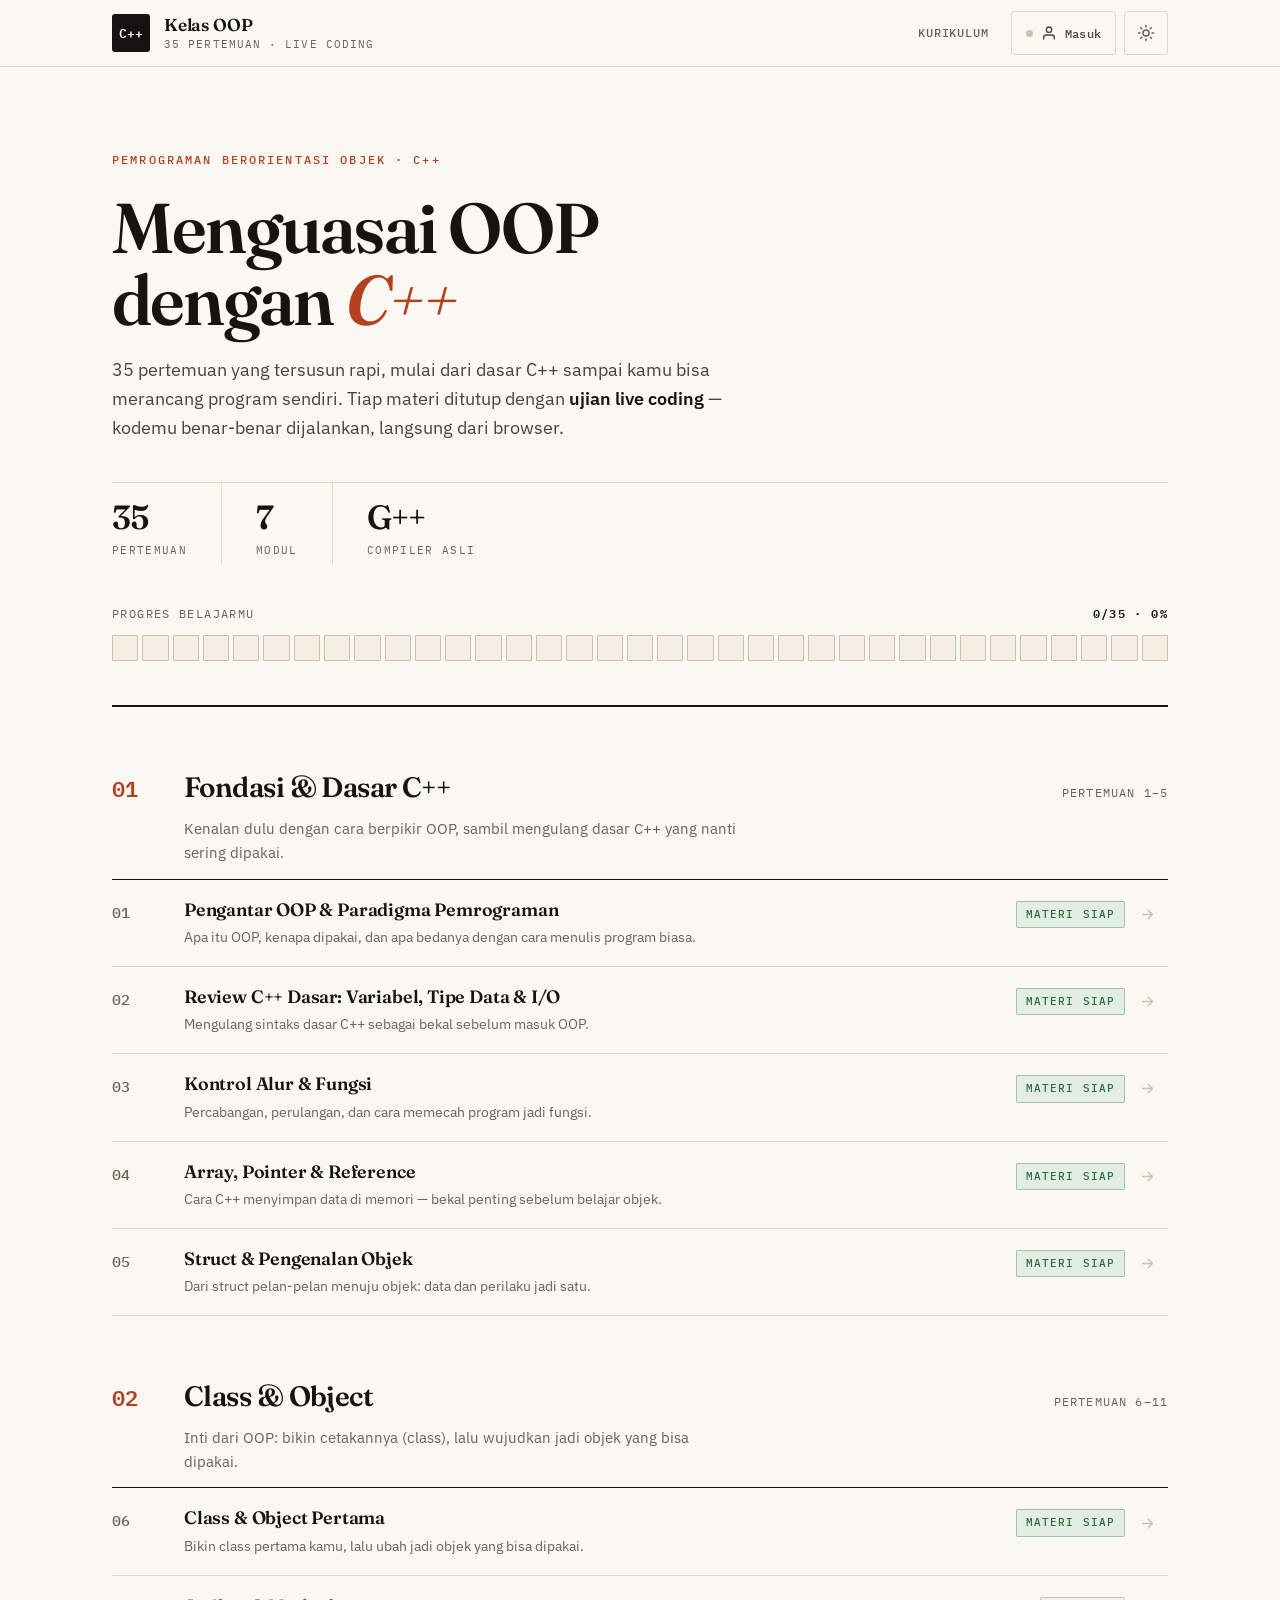
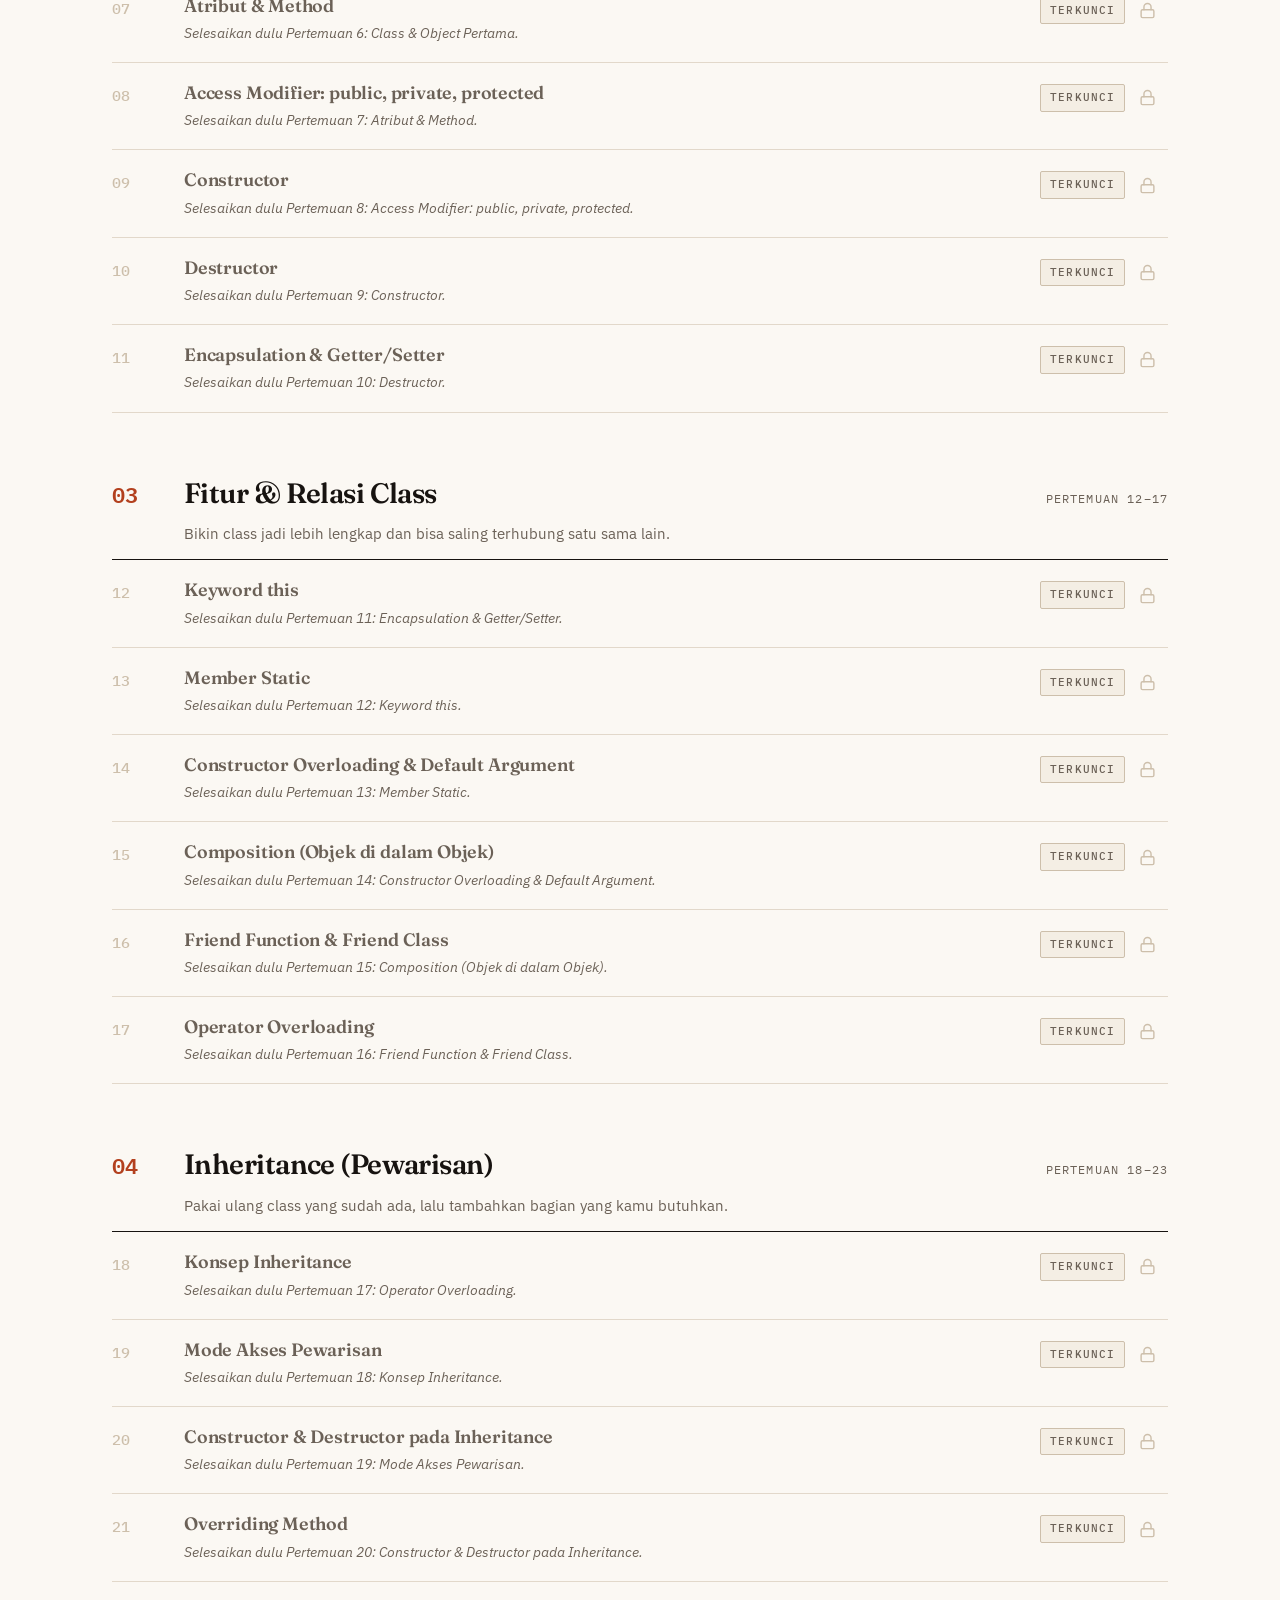
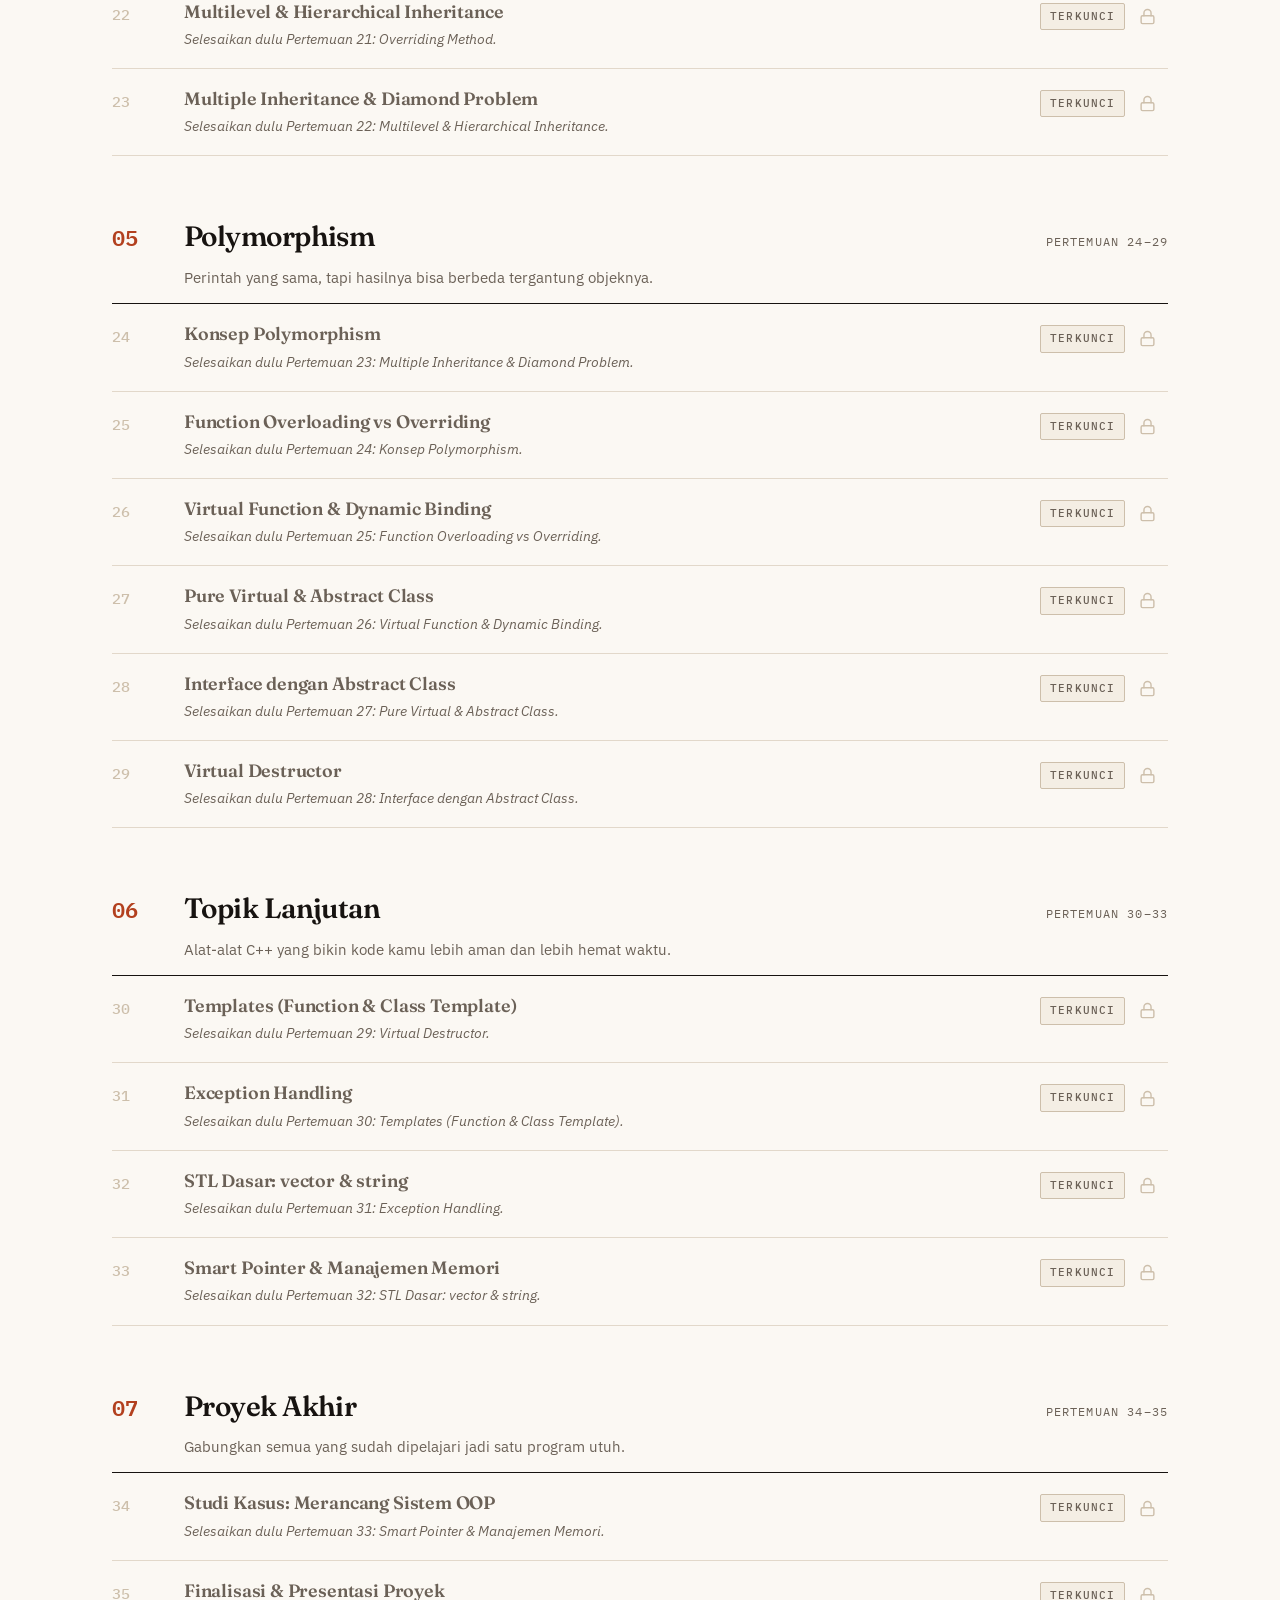
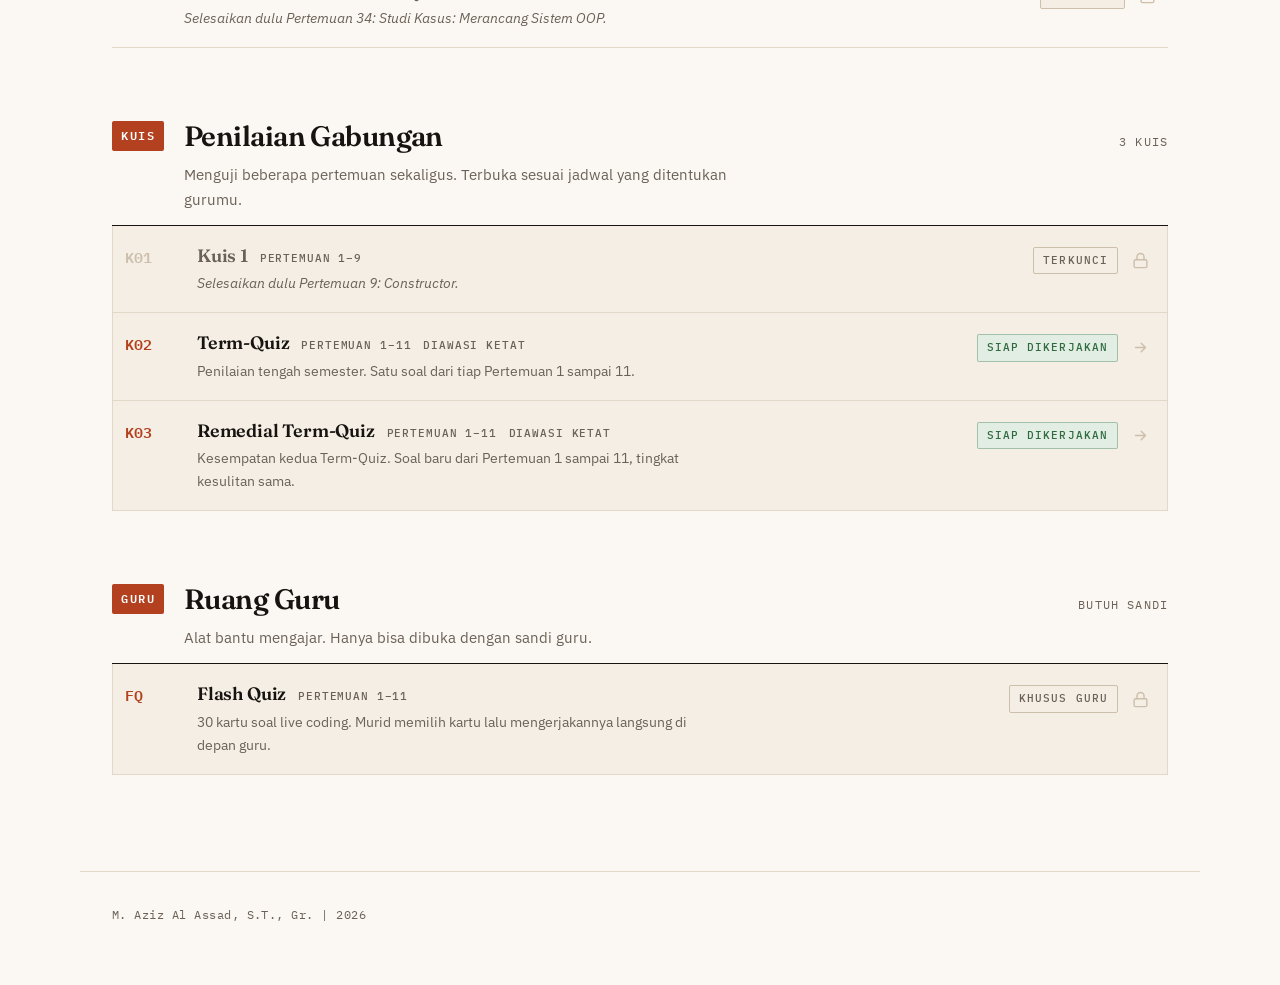
<file: index.html>
<!DOCTYPE html>
<html lang="id">
<head>
  <meta charset="UTF-8">
  <meta name="viewport" content="width=device-width, initial-scale=1.0">
  <title>Belajar OOP dengan C++ — Kelas 35 Pertemuan</title>
  <meta name="description" content="Platform belajar Pemrograman Berorientasi Objek (OOP) dengan C++ untuk 35 pertemuan, lengkap dengan ujian live coding.">
  <link rel="stylesheet" href="assets/css/style.css">
  <script>
    /* Dijalankan sebelum halaman digambar supaya mode gelap tidak
       "berkedip" terang sesaat saat dibuka. Jangan dipindah ke berkas lain. */
    (function () {
      try {
        var t = localStorage.getItem("oopcpp_tema");
        if (!t) t = matchMedia("(prefers-color-scheme: dark)").matches ? "dark" : "light";
        document.documentElement.setAttribute("data-theme", t);
      } catch (e) {}
    })();
  </script>
</head>
<body>
  <a class="skip-link" href="#modules">Lewati ke daftar materi</a>
  <header class="topbar">
    <div class="topbar-inner">
      <a class="brand" href="index.html">
        <span class="logo">C++</span>
        <span class="brand-name">Kelas OOP<small>35 Pertemuan · Live Coding</small></span>
      </a>
      <span class="spacer"></span>
      <a class="nav-link" href="#modules">Kurikulum</a>
      <div class="topbar-tools">
        <button class="identity-btn" id="identitas-btn" type="button">
          <span class="dot" aria-hidden="true"></span>
          <svg viewBox="0 0 24 24" fill="none" stroke="currentColor" stroke-width="2"
               stroke-linecap="round" stroke-linejoin="round" aria-hidden="true">
            <path d="M20 21v-2a4 4 0 00-4-4H8a4 4 0 00-4 4v2"/><circle cx="12" cy="7" r="4"/>
          </svg>
          <span class="who">Masuk</span>
        </button>
        <button class="icon-btn" id="tema-btn" type="button" aria-label="Ganti ke mode gelap">
          <svg class="icon-sun" viewBox="0 0 24 24" fill="none" stroke="currentColor"
               stroke-width="2" stroke-linecap="round" stroke-linejoin="round" aria-hidden="true">
            <circle cx="12" cy="12" r="4"/>
            <path d="M12 2v2M12 20v2M4.9 4.9l1.4 1.4M17.7 17.7l1.4 1.4M2 12h2M20 12h2M4.9 19.1l1.4-1.4M17.7 6.3l1.4-1.4"/>
          </svg>
          <svg class="icon-moon" viewBox="0 0 24 24" fill="none" stroke="currentColor"
               stroke-width="2" stroke-linecap="round" stroke-linejoin="round" aria-hidden="true">
            <path d="M21 12.8A9 9 0 1111.2 3a7 7 0 009.8 9.8z"/>
          </svg>
        </button>
      </div>
    </div>
  </header>

  <main class="container" id="main">
    <section class="hero">
      <p class="eyebrow">Pemrograman Berorientasi Objek · C++</p>
      <h1>Menguasai OOP dengan <em>C++</em></h1>
      <p class="lead">35 pertemuan yang tersusun rapi, mulai dari dasar C++ sampai kamu bisa
         merancang program sendiri. Tiap materi ditutup dengan
         <strong>ujian live coding</strong> — kodemu benar-benar dijalankan, langsung
         dari browser.</p>

      <div class="hero-meta">
        <div><strong id="stat-total">35</strong>Pertemuan</div>
        <div><strong>7</strong>Modul</div>
        <div><strong>g++</strong>Compiler Asli</div>
      </div>

      <div class="progress-wrap">
        <div class="progress-head">
          <span id="progress-label">Progres Belajarmu</span>
          <span class="pct" id="progress-pct">0%</span>
        </div>
        <div class="ticks" id="ticks" role="progressbar" aria-labelledby="progress-label"
             aria-valuemin="0" aria-valuemax="100" aria-valuenow="0"></div>
      </div>
    </section>

    <div id="modules" tabindex="-1">
      <!-- diisi oleh app.js -->
    </div>
  </main>

  <footer class="site-footer">
    M. Aziz Al Assad, S.T., Gr. | 2026
  </footer>

  <script src="assets/js/konfigurasi.js"></script>
  <script src="assets/js/kurikulum.js"></script>
  <script src="assets/js/app.js"></script>
  <script src="assets/js/sinkron.js"></script>
  <script src="assets/js/identitas.js"></script>
  <script src="assets/js/tema.js"></script>
</body>
</html>
</file>
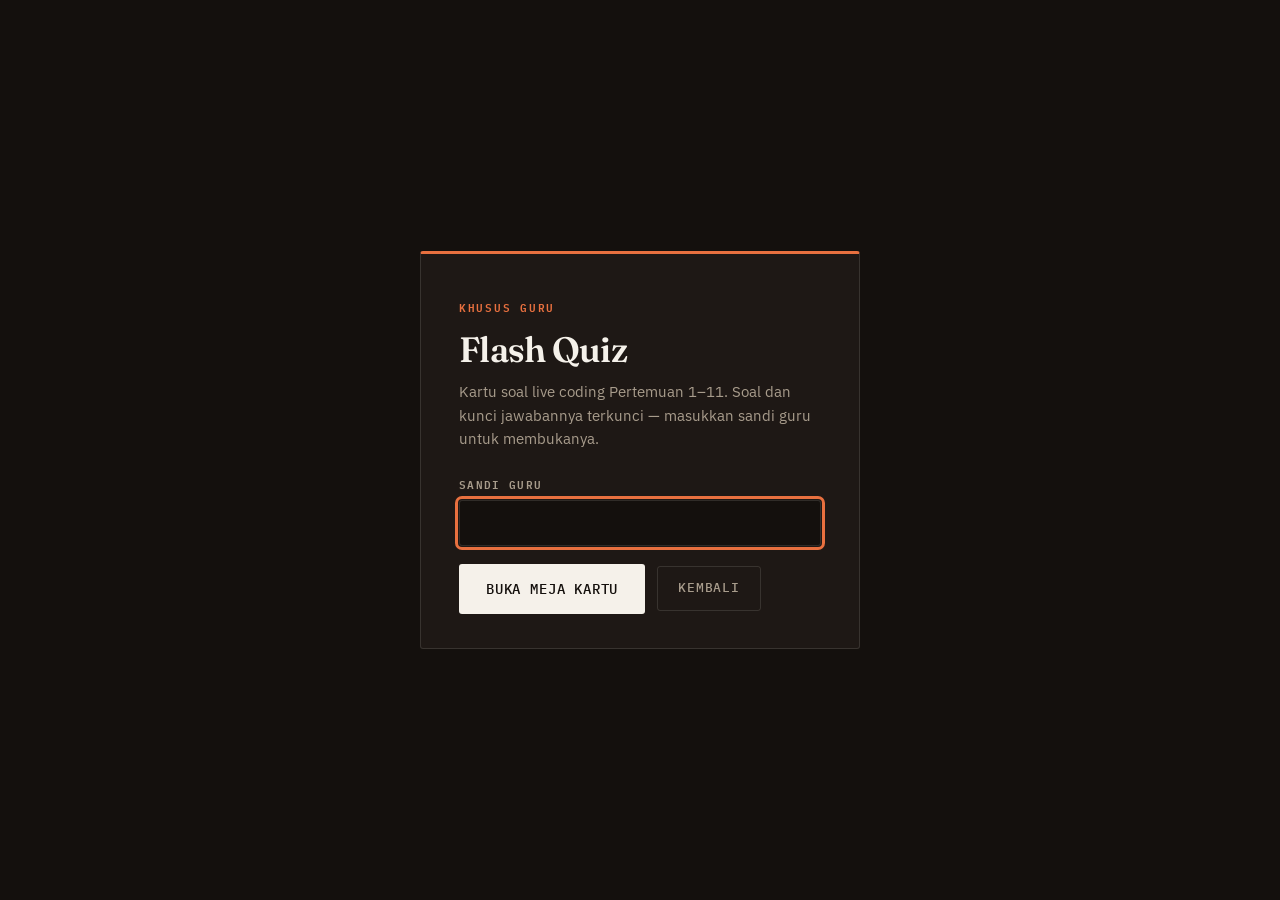
<file: flash-quiz.html>
<!DOCTYPE html>
<html lang="id">
<head>
  <meta charset="UTF-8">
  <meta name="viewport" content="width=device-width, initial-scale=1.0">
  <meta name="robots" content="noindex, nofollow">
  <title>Flash Quiz — Kelas OOP C++</title>
  <link rel="stylesheet" href="assets/css/style.css">
</head>
<body class="exam-page flash-page">

  <!-- ================= Gerbang sandi ================= -->
  <section class="flash-gerbang" id="gerbang" aria-labelledby="gerbang-judul">
    <form class="flash-gerbang-kartu" id="form-sandi" autocomplete="off">
      <span class="gerbang-tanda">Khusus guru</span>
      <h1 id="gerbang-judul">Flash Quiz</h1>
      <p class="flash-gerbang-ringkas">
        Kartu soal live coding Pertemuan 1–11. Soal dan kunci jawabannya
        terkunci — masukkan sandi guru untuk membukanya.
      </p>
      <label class="flash-label" for="sandi">Sandi guru</label>
      <input class="flash-input" id="sandi" type="password" required
             autocomplete="current-password" spellcheck="false">
      <p class="gerbang-galat" id="sandi-galat" role="alert" hidden></p>
      <div class="gerbang-aksi">
        <button class="btn btn-primary btn-besar" id="sandi-buka" type="submit">Buka meja kartu</button>
        <a class="btn btn-ghost exam-ghost" href="index.html">Kembali</a>
      </div>
    </form>
  </section>

  <!-- ================= Meja kartu ================= -->
  <section class="flash-meja" id="meja" hidden aria-labelledby="meja-judul">
    <div class="exam-topbar">
      <div class="title">
        <span id="meja-judul">Flash Quiz</span>
        <small>Pertemuan 1–11 · live coding</small>
      </div>
      <span class="spacer"></span>
      <span class="flash-sisa" id="sisa" aria-live="polite"></span>
      <button class="btn btn-ghost btn-sm exam-ghost" id="kocok-btn" type="button">Kocok ulang</button>
      <button class="btn btn-ghost btn-sm exam-ghost" id="kunci-layar" type="button">Kunci layar</button>
    </div>
    <div class="flash-meja-isi">
      <p class="flash-petunjuk">Pilih satu kartu. Kartu yang sudah dibuka
        <strong>harus diselesaikan</strong> dan tidak bisa dipilih murid berikutnya.
        Kartu yang sudah selesai bisa dibuka lagi oleh guru untuk pembahasan.</p>
      <div class="flash-legenda" aria-hidden="true">
        <span><i class="pip mudah"></i> Mudah ±5 menit</span>
        <span><i class="pip sedang"></i><i class="pip sedang"></i> Sedang ±10 menit</span>
        <span><i class="pip menantang"></i><i class="pip menantang"></i><i class="pip menantang"></i> Menantang ±15 menit</span>
      </div>
      <div class="flash-grid" id="grid"></div>
    </div>
  </section>

  <!-- ================= Kartu terbuka ================= -->
  <div class="lock-overlay flash-buka" id="buka" role="dialog" aria-modal="true"
       aria-labelledby="buka-judul" hidden>
    <div class="flash-kartu-besar" id="buka-kartu">
      <span class="flash-tingkat" id="buka-tingkat"></span>
      <span class="flash-pertemuan" id="buka-pertemuan"></span>
      <h2 id="buka-judul"></h2>
      <p class="flash-estimasi" id="buka-estimasi"></p>
      <label class="flash-label" for="nama-murid">Nama murid (opsional)</label>
      <input class="flash-input" id="nama-murid" type="text" maxlength="40"
             autocomplete="off" spellcheck="false">
      <button class="btn btn-primary btn-besar" id="mulai-btn" type="button">Mulai kerjakan</button>
    </div>
  </div>

  <!-- ================= Ruang kerja ================= -->
  <section class="exam-shell flash-kerja" id="kerja" hidden>
    <div class="exam-topbar">
      <div class="title">
        <span id="kerja-judul">Kartu</span>
        <small id="kerja-sub"></small>
      </div>
      <span class="spacer"></span>
      <span class="flash-murid" id="kerja-murid"></span>
      <div class="timer" id="stopwatch" role="timer" aria-live="off"
           aria-label="Waktu yang sudah berjalan">00:00</div>
      <button class="btn btn-ghost btn-sm exam-ghost" id="kunci-btn" type="button">Kunci jawaban</button>
      <button class="btn btn-ghost btn-sm exam-ghost" id="selesai-btn" type="button">Selesai</button>
    </div>

    <div class="exam-split">
      <section class="pane pane-problem" aria-labelledby="pane-soal-label">
        <div class="pane-head">
          <svg class="icon" viewBox="0 0 24 24" fill="none" stroke="currentColor" stroke-width="2"
               stroke-linecap="round" stroke-linejoin="round" aria-hidden="true">
            <rect x="4" y="3" width="16" height="18" rx="2"/><path d="M8 8h8M8 12h8M8 16h5"/>
          </svg>
          <span id="pane-soal-label">Soal</span>
        </div>
        <div class="problem-content" id="soal"></div>
        <div class="flash-kunci" id="panel-kunci" hidden></div>
      </section>

      <section class="pane pane-code" aria-labelledby="pane-editor-label">
        <div class="pane-head">
          <svg class="icon" viewBox="0 0 24 24" fill="none" stroke="currentColor" stroke-width="2"
               stroke-linecap="round" stroke-linejoin="round" aria-hidden="true">
            <path d="M8 9l-4 3 4 3M16 9l4 3-4 3M13 6l-2 12"/>
          </svg>
          <span id="pane-editor-label">Editor Kode C++</span>
          <span class="spacer"></span>
          <span class="pane-note">Kode tersimpan otomatis</span>
        </div>
        <div class="editor-wrap">
          <label class="sr-only" for="editor">Tempat menulis kode C++</label>
          <textarea class="code-editor" id="editor" spellcheck="false" autocomplete="off"
                    autocorrect="off" autocapitalize="off"></textarea>
        </div>
        <div class="input-pane" id="input-pane" hidden>
          <div class="input-head">
            <label for="stdin">Input untuk coba-coba</label>
            <span class="spacer"></span>
            <span class="pane-note">Tombol Cek selalu memakai input soal</span>
          </div>
          <textarea class="stdin-editor" id="stdin" spellcheck="false"
                    autocomplete="off" autocorrect="off" autocapitalize="off"></textarea>
        </div>
        <div class="exam-actions">
          <button class="btn btn-primary" id="jalan-btn" type="button">
            <svg class="icon" viewBox="0 0 24 24" fill="currentColor" aria-hidden="true"><path d="M6 4l14 8-14 8V4z"/></svg>
            Jalankan
          </button>
          <button class="btn btn-success" id="cek-btn" type="button">
            <svg class="icon" viewBox="0 0 24 24" fill="none" stroke="currentColor" stroke-width="2.5"
                 stroke-linecap="round" stroke-linejoin="round" aria-hidden="true"><path d="M20 6L9 17l-5-5"/></svg>
            Cek jawaban
          </button>
          <span class="spacer"></span>
          <button class="btn btn-ghost btn-sm exam-ghost" id="reset-kode" type="button">Reset kode</button>
        </div>
        <div class="flash-hasil" id="hasil-cek" role="status" aria-live="polite" hidden></div>
        <div class="output-pane">
          <div class="output-head">
            <span id="output-label">Output</span>
            <span class="spacer"></span>
            <span id="run-status" class="pane-note" role="status" aria-live="polite"></span>
          </div>
          <pre class="output-body" id="output" tabindex="0" role="region"
               aria-labelledby="output-label"><span class="muted">Hasil program muncul di sini.</span></pre>
        </div>
      </section>
    </div>
  </section>

  <!-- ================= Konfirmasi sandi ================= -->
  <div class="lock-overlay tanya-overlay" id="tanya-sandi" role="dialog" aria-modal="true"
       aria-labelledby="tanya-judul" hidden>
    <form class="lock-card flash-tanya" id="form-tanya" autocomplete="off">
      <h2 id="tanya-judul">Sandi guru</h2>
      <p id="tanya-pesan"></p>
      <input class="flash-input" id="tanya-input" type="password" spellcheck="false"
             autocomplete="off" aria-labelledby="tanya-judul">
      <p class="gerbang-galat" id="tanya-galat" role="alert" hidden>Sandi salah.</p>
      <div class="lock-actions">
        <button class="btn btn-primary" type="submit" id="tanya-ok">Lanjut</button>
        <button class="btn btn-ghost exam-ghost" type="button" id="tanya-batal">Batal</button>
      </div>
    </form>
  </div>

  <script src="assets/js/runner.js"></script>
  <script src="data/flash/flash.enc.js"></script>
  <script src="assets/js/flash.js"></script>
</body>
</html>
</file>
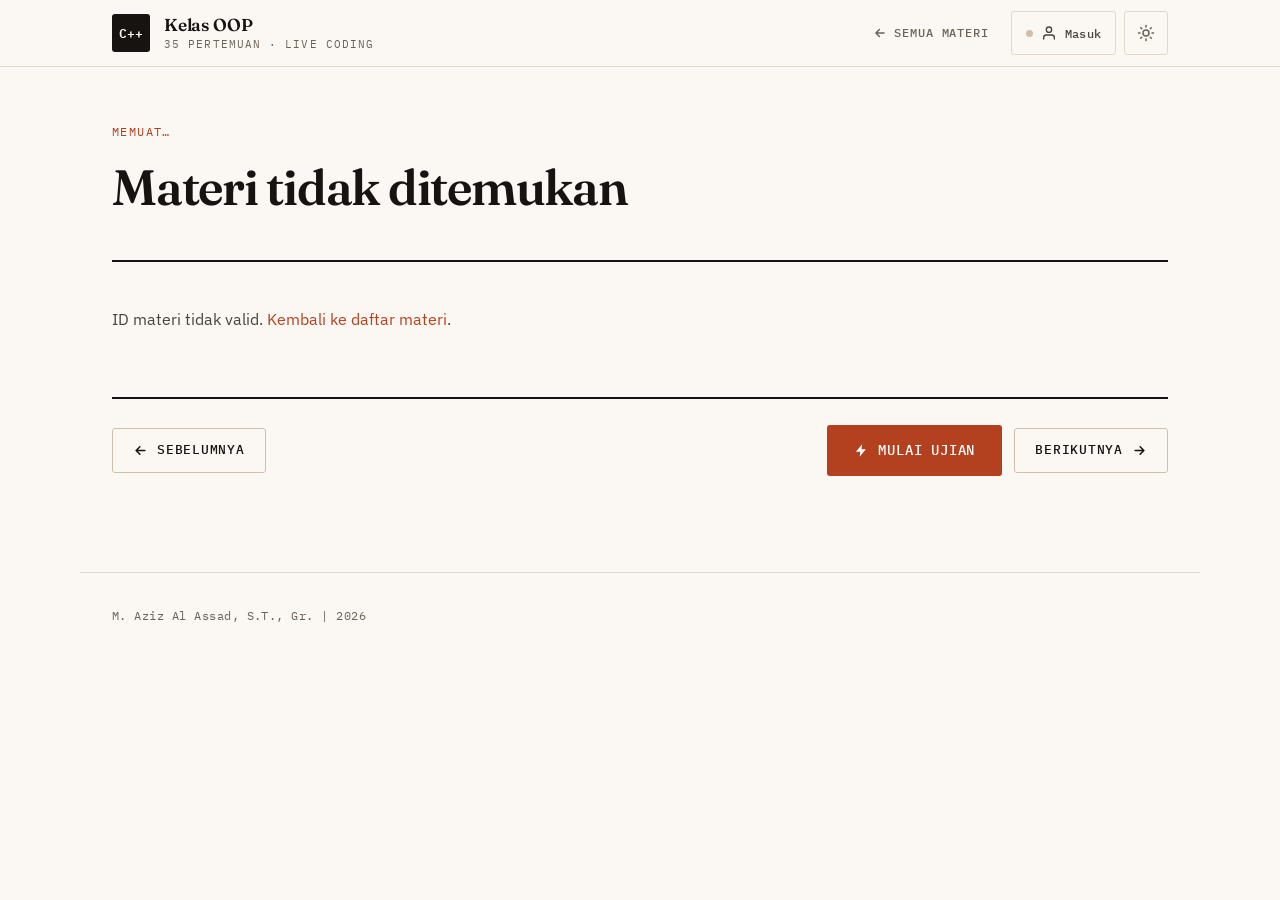
<file: materi.html>
<!DOCTYPE html>
<html lang="id">
<head>
  <meta charset="UTF-8">
  <meta name="viewport" content="width=device-width, initial-scale=1.0">
  <title>Materi — Kelas OOP C++</title>
  <link rel="stylesheet" href="assets/css/style.css">
  <script>
    /* Dijalankan sebelum halaman digambar supaya mode gelap tidak
       "berkedip" terang sesaat saat dibuka. Jangan dipindah ke berkas lain. */
    (function () {
      try {
        var t = localStorage.getItem("oopcpp_tema");
        if (!t) t = matchMedia("(prefers-color-scheme: dark)").matches ? "dark" : "light";
        document.documentElement.setAttribute("data-theme", t);
      } catch (e) {}
    })();
  </script>
</head>
<body>
  <a class="skip-link" href="#konten">Lewati ke isi materi</a>
  <header class="topbar">
    <div class="topbar-inner">
      <a class="brand" href="index.html">
        <span class="logo">C++</span>
        <span class="brand-name">Kelas OOP<small>35 Pertemuan · Live Coding</small></span>
      </a>
      <span class="spacer"></span>
      <a class="nav-link" href="index.html">
        <svg class="icon" viewBox="0 0 24 24" fill="none" stroke="currentColor" stroke-width="2.5"
             stroke-linecap="round" stroke-linejoin="round" aria-hidden="true"><path d="M19 12H5M11 18l-6-6 6-6"/></svg>
        Semua Materi
      </a>
      <div class="topbar-tools">
        <button class="identity-btn" id="identitas-btn" type="button">
          <span class="dot" aria-hidden="true"></span>
          <svg viewBox="0 0 24 24" fill="none" stroke="currentColor" stroke-width="2"
               stroke-linecap="round" stroke-linejoin="round" aria-hidden="true">
            <path d="M20 21v-2a4 4 0 00-4-4H8a4 4 0 00-4 4v2"/><circle cx="12" cy="7" r="4"/>
          </svg>
          <span class="who">Masuk</span>
        </button>
        <button class="icon-btn" id="tema-btn" type="button" aria-label="Ganti ke mode gelap">
          <svg class="icon-sun" viewBox="0 0 24 24" fill="none" stroke="currentColor"
               stroke-width="2" stroke-linecap="round" stroke-linejoin="round" aria-hidden="true">
            <circle cx="12" cy="12" r="4"/>
            <path d="M12 2v2M12 20v2M4.9 4.9l1.4 1.4M17.7 17.7l1.4 1.4M2 12h2M20 12h2M4.9 19.1l1.4-1.4M17.7 6.3l1.4-1.4"/>
          </svg>
          <svg class="icon-moon" viewBox="0 0 24 24" fill="none" stroke="currentColor"
               stroke-width="2" stroke-linecap="round" stroke-linejoin="round" aria-hidden="true">
            <path d="M21 12.8A9 9 0 1111.2 3a7 7 0 009.8 9.8z"/>
          </svg>
        </button>
      </div>
    </div>
  </header>

  <main class="container">
    <div class="materi-head">
      <div class="crumb" id="crumb">Memuat…</div>
      <h1 id="judul">Memuat materi…</h1>
      <p class="sub" id="ringkas"></p>
    </div>

    <article class="materi-body" id="konten" tabindex="-1">
      <p>Memuat konten…</p>
    </article>

    <nav class="materi-foot" aria-label="Navigasi materi">
      <a class="btn btn-ghost" id="prev-link" href="#">
        <svg class="icon" viewBox="0 0 24 24" fill="none" stroke="currentColor" stroke-width="2.5"
             stroke-linecap="round" stroke-linejoin="round" aria-hidden="true"><path d="M19 12H5M11 18l-6-6 6-6"/></svg>
        Sebelumnya
      </a>
      <!-- Status hanya ditampilkan, tidak bisa diubah siswa: satu-satunya
           cara menyelesaikan materi adalah lulus ujiannya. -->
      <span class="status-materi" id="status-materi" role="status"></span>
      <span class="spacer"></span>
      <a class="btn btn-exam btn-lg" id="exam-link" href="#">
        <svg class="icon" viewBox="0 0 24 24" fill="currentColor" aria-hidden="true"><path d="M13 2L3 14h7l-1 8 10-12h-7l1-8z"/></svg>
        Mulai Ujian
      </a>
      <a class="btn btn-ghost" id="next-link" href="#">
        Berikutnya
        <svg class="icon" viewBox="0 0 24 24" fill="none" stroke="currentColor" stroke-width="2.5"
             stroke-linecap="round" stroke-linejoin="round" aria-hidden="true"><path d="M5 12h14M13 6l6 6-6 6"/></svg>
      </a>
    </nav>
  </main>

  <footer class="site-footer">
    M. Aziz Al Assad, S.T., Gr. | 2026
  </footer>

  <script src="assets/js/konfigurasi.js"></script>
  <script src="assets/js/kurikulum.js"></script>
  <script src="assets/js/app.js"></script>
  <script src="assets/js/materi.js"></script>
  <script src="assets/js/sinkron.js"></script>
  <script src="assets/js/identitas.js"></script>
  <script src="assets/js/tema.js"></script>
</body>
</html>
</file>
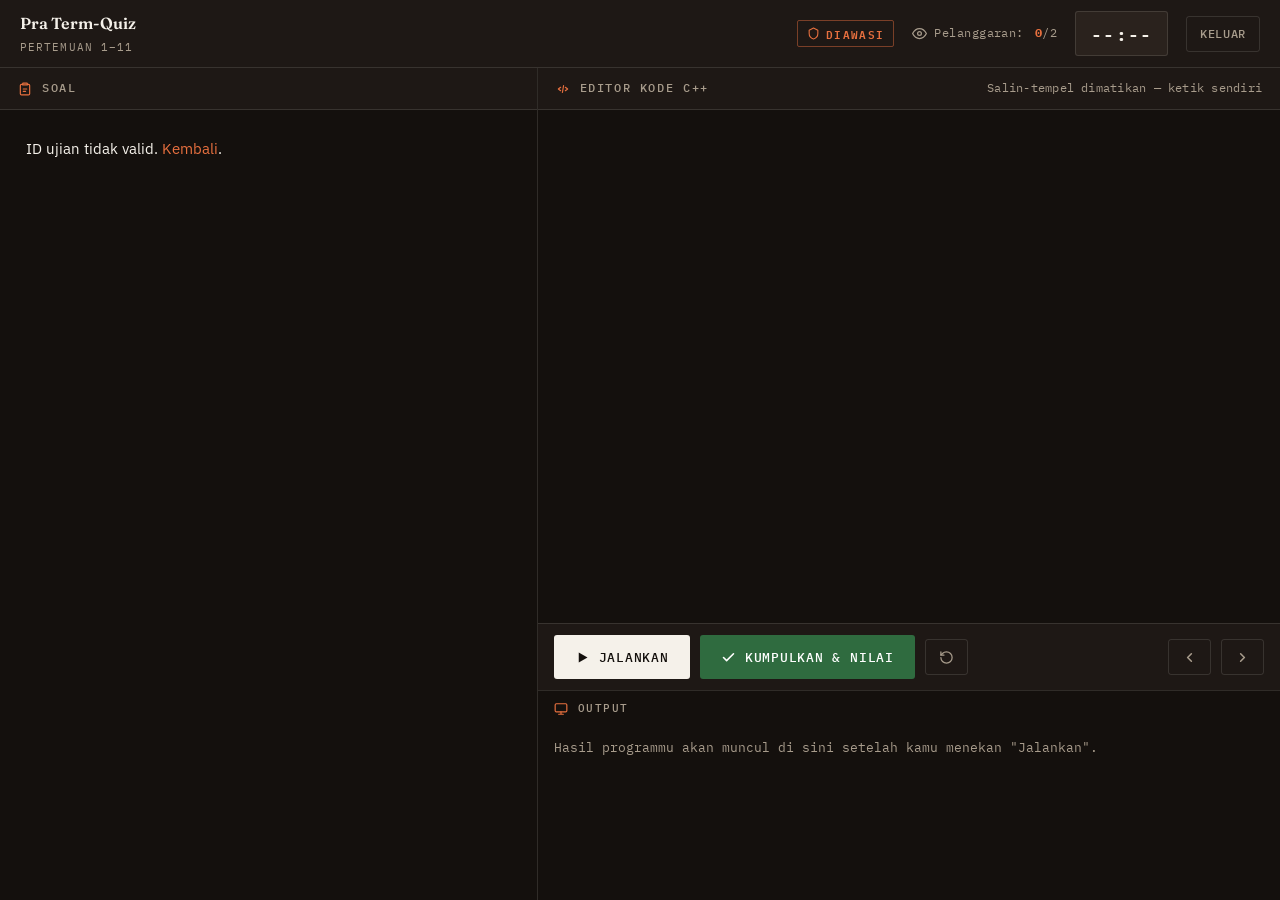
<file: pra-quiz.html>
<!DOCTYPE html>
<html lang="id">
<head>
  <meta charset="UTF-8">
  <meta name="viewport" content="width=device-width, initial-scale=1.0">
  <title>Pra Term-Quiz — Kelas OOP C++</title>
  <link rel="stylesheet" href="assets/css/style.css">
</head>
<body class="exam-page exam-ketat">
  <div class="exam-shell">
    <!-- Top bar -->
    <div class="exam-topbar">
      <div class="title">
        <span id="exam-title">Pra Term-Quiz</span>
        <small id="exam-sub">Pertemuan 1–11</small>
      </div>
      <span class="spacer"></span>
      <span class="tanda-awas" title="Halaman ini diawasi ketat">
        <svg class="icon" viewBox="0 0 24 24" fill="none" stroke="currentColor" stroke-width="2"
             stroke-linecap="round" stroke-linejoin="round" aria-hidden="true">
          <path d="M12 2l8 4v6c0 5-3.4 8.7-8 10-4.6-1.3-8-5-8-10V6l8-4z"/>
        </svg>
        <span class="tanda-teks">Diawasi</span>
      </span>
      <div class="violation-counter" id="violation-counter">
        <svg class="icon" viewBox="0 0 24 24" fill="none" stroke="currentColor" stroke-width="2"
             stroke-linecap="round" stroke-linejoin="round" aria-hidden="true">
          <path d="M1 12s4-8 11-8 11 8 11 8-4 8-11 8-11-8-11-8z"/><circle cx="12" cy="12" r="3"/>
        </svg>
        <span class="vio-label">Pelanggaran:</span><span class="vio-angka"><b id="vio-count" aria-live="assertive">0</b>/2</span>
      </div>
      <div class="timer" id="timer" role="timer" aria-live="off"
           aria-label="Sisa waktu kuis">--:--</div>
      <a class="btn btn-ghost btn-sm exam-ghost" href="#" id="quit-btn">Keluar</a>
    </div>

    <!-- Split -->
    <div class="exam-split">
      <!-- Kiri: soal -->
      <section class="pane pane-problem" aria-labelledby="pane-soal-label">
        <div class="pane-head">
          <svg class="icon" viewBox="0 0 24 24" fill="none" stroke="currentColor" stroke-width="2"
               stroke-linecap="round" stroke-linejoin="round" aria-hidden="true">
            <path d="M9 2h6a1 1 0 011 1v2H8V3a1 1 0 011-1z"/>
            <path d="M16 4h2a2 2 0 012 2v14a2 2 0 01-2 2H6a2 2 0 01-2-2V6a2 2 0 012-2h2"/>
            <path d="M9 12h6M9 16h4"/>
          </svg>
          <span id="pane-soal-label">Soal</span>
          <span class="spacer"></span>
          <span id="soal-nav" class="pane-note"></span>
        </div>
        <div class="problem-content" id="problem-content" tabindex="-1">
          Memuat soal…
        </div>
      </section>

      <!-- Kanan: editor + output -->
      <section class="pane pane-code" aria-labelledby="pane-editor-label">
        <div class="pane-head">
          <svg class="icon" viewBox="0 0 24 24" fill="none" stroke="currentColor" stroke-width="2"
               stroke-linecap="round" stroke-linejoin="round" aria-hidden="true">
            <path d="M8 9l-4 3 4 3M16 9l4 3-4 3M13 6l-2 12"/>
          </svg>
          <span id="pane-editor-label">Editor Kode C++</span>
          <span class="spacer"></span>
          <span class="pane-note">Salin-tempel dimatikan — ketik sendiri</span>
        </div>
        <div class="editor-wrap">
          <label class="sr-only" for="code-editor">Tempat menulis kode C++</label>
          <textarea class="code-editor" id="code-editor" spellcheck="false" autocomplete="off"
                    autocorrect="off" autocapitalize="off"
                    aria-describedby="editor-hint"></textarea>
          <p class="sr-only" id="editor-hint">Tombol Tab di sini dipakai untuk menambah spasi, bukan pindah ke tombol lain. Kalau mau pindah, tekan Escape dulu baru Tab.</p>
        </div>

        <div class="input-pane" id="input-pane" hidden>
          <div class="input-head">
            <svg class="icon" viewBox="0 0 24 24" fill="none" stroke="currentColor" stroke-width="2"
                 stroke-linecap="round" stroke-linejoin="round" aria-hidden="true">
              <path d="M12 5v14M5 12l7 7 7-7"/>
            </svg>
            <label for="stdin-editor">Input untuk coba-coba</label>
            <span class="spacer"></span>
            <span class="pane-note" id="input-catatan">Saat dinilai, input resmi soal yang dipakai</span>
            <button class="btn btn-ghost btn-sm exam-ghost" type="button" id="reset-stdin">
              Kembalikan
            </button>
          </div>
          <textarea class="stdin-editor" id="stdin-editor" spellcheck="false"
                    autocomplete="off" autocorrect="off" autocapitalize="off"
                    aria-describedby="input-catatan"></textarea>
        </div>

        <div class="exam-actions">
          <button class="btn btn-primary" id="run-btn">
            <svg class="icon" viewBox="0 0 24 24" fill="currentColor" aria-hidden="true"><path d="M6 4l14 8-14 8V4z"/></svg>
            Jalankan
          </button>
          <button class="btn btn-success" id="submit-btn">
            <svg class="icon" viewBox="0 0 24 24" fill="none" stroke="currentColor" stroke-width="2.5"
                 stroke-linecap="round" stroke-linejoin="round" aria-hidden="true"><path d="M20 6L9 17l-5-5"/></svg>
            <span id="submit-label">Kumpulkan &amp; Nilai</span>
          </button>
          <button class="btn btn-ghost btn-sm exam-ghost" id="reset-btn" title="Reset kode">
            <svg class="icon" viewBox="0 0 24 24" fill="none" stroke="currentColor" stroke-width="2"
                 stroke-linecap="round" stroke-linejoin="round" aria-hidden="true">
              <path d="M3 12a9 9 0 109-9 9 9 0 00-6.4 2.6L3 8"/><path d="M3 3v5h5"/>
            </svg>
            <span class="btn-text">Reset kode</span>
          </button>
          <span class="spacer"></span>
          <button class="btn btn-ghost btn-sm exam-ghost" id="prev-soal" title="Soal sebelumnya">
            <svg class="icon" viewBox="0 0 24 24" fill="none" stroke="currentColor" stroke-width="2.5"
                 stroke-linecap="round" stroke-linejoin="round" aria-hidden="true"><path d="M15 6l-6 6 6 6"/></svg>
            <span class="btn-text">Soal sebelumnya</span>
          </button>
          <button class="btn btn-ghost btn-sm exam-ghost" id="next-soal" title="Soal berikutnya">
            <span class="btn-text">Soal berikutnya</span>
            <svg class="icon" viewBox="0 0 24 24" fill="none" stroke="currentColor" stroke-width="2.5"
                 stroke-linecap="round" stroke-linejoin="round" aria-hidden="true"><path d="M9 6l6 6-6 6"/></svg>
          </button>
        </div>

        <p class="verdict" id="verdict" role="status" aria-live="assertive"></p>

        <div class="output-pane">
          <div class="output-head">
            <svg class="icon" viewBox="0 0 24 24" fill="none" stroke="currentColor" stroke-width="2"
                 stroke-linecap="round" stroke-linejoin="round" aria-hidden="true">
              <rect x="2" y="3" width="20" height="14" rx="2"/><path d="M8 21h8M12 17v4"/>
            </svg>
            <span id="output-label">Output</span>
            <span class="spacer"></span>
            <span id="run-status" class="pane-note" role="status" aria-live="polite"></span>
          </div>
          <pre class="output-body" id="output-body" tabindex="0" role="region"
               aria-labelledby="output-label"><span class="muted">Hasil programmu akan muncul di sini setelah kamu menekan "Jalankan".</span></pre>
        </div>
      </section>
    </div>
  </div>

  <!-- ============ Gerbang mulai ============
       Layar penuh dan suara hanya boleh diminta dari gerakan pengguna,
       jadi kuis tidak bisa berjalan sebelum tombol ini ditekan. -->
  <div class="gerbang" id="gerbang" role="dialog" aria-modal="true"
       aria-labelledby="gerbang-judul" hidden>
    <div class="gerbang-kartu">
      <span class="gerbang-tanda">Pra Term-Quiz</span>
      <h1 id="gerbang-judul">Baca dulu sebelum mulai</h1>
      <p class="gerbang-ringkas">
        11 soal ringan, satu dari tiap Pertemuan 1 sampai 11, dikerjakan dalam
        <strong>60 menit</strong>. Ini pemanasan — Term-Quiz yang sesungguhnya
        menyusul setelah ini.
      </p>

      <ul class="gerbang-aturan" id="gerbang-isi">
        <li>
          <strong>Layar penuh wajib.</strong>
          Begitu tombol di bawah ditekan, layarmu masuk mode penuh dan harus
          tetap begitu sampai selesai.
        </li>
        <li>
          <strong>Keluar dari halaman ini = alarm berbunyi.</strong>
          Pindah tab, pindah jendela, atau keluar dari layar penuh akan
          membunyikan alarm sampai kamu kembali.
        </li>
        <li>
          <strong>Tiga kali melanggar = diblokir 30 menit.</strong>
          Dua kali pertama masih diperingatkan. Pada pelanggaran ketiga,
          layarmu diblokir <strong>30 menit</strong> dan
          <strong>semua jawabanmu dihapus</strong> — kamu mulai lagi dari nol.
        </li>
        <li>
          <strong>Klik kanan dan salin-tempel dimatikan.</strong>
          Kodenya harus kamu ketik sendiri.
        </li>
        <li>
          <strong>Semuanya tercatat.</strong>
          Tiap peringatan dan blokir langsung masuk ke catatan gurumu,
          lengkap dengan jam kejadiannya.
        </li>
      </ul>

      <p class="gerbang-galat" id="gerbang-galat" role="alert" hidden></p>

      <div class="gerbang-aksi">
        <button class="btn btn-primary btn-besar" id="gerbang-mulai" type="button">
          <svg class="icon" viewBox="0 0 24 24" fill="none" stroke="currentColor" stroke-width="2"
               stroke-linecap="round" stroke-linejoin="round" aria-hidden="true">
            <path d="M8 3H5a2 2 0 00-2 2v3M16 3h3a2 2 0 012 2v3M8 21H5a2 2 0 01-2-2v-3M16 21h3a2 2 0 002-2v-3"/>
          </svg>
          Saya paham — mulai kuis
        </button>
        <a class="btn btn-ghost exam-ghost" href="index.html">Belum siap, kembali</a>
      </div>
    </div>
  </div>

  <!-- ============ Alarm ============ -->
  <div class="alarm-overlay" id="alarm-overlay" role="alertdialog" aria-modal="true"
       aria-labelledby="alarm-judul" hidden>
    <div class="alarm-kartu">
      <svg class="alarm-ikon" viewBox="0 0 24 24" fill="none" stroke="currentColor" stroke-width="1.8"
           stroke-linecap="round" stroke-linejoin="round" aria-hidden="true">
        <path d="M12 2a7 7 0 00-7 7v4l-2 3h18l-2-3V9a7 7 0 00-7-7z"/>
        <path d="M10 21h4"/>
      </svg>
      <h2 id="alarm-judul">Kembali ke Kuis!</h2>
      <p class="alarm-pesan" id="alarm-pesan">Kamu keluar dari halaman kuis.</p>
      <p class="alarm-sisa" id="alarm-sisa"></p>
      <button class="btn btn-primary btn-besar" id="alarm-kembali" type="button">
        Kembali ke layar penuh
      </button>
      <p class="alarm-catatan">Alarm berhenti setelah kamu kembali ke halaman ini
        dalam mode layar penuh.</p>
    </div>
  </div>

  <!-- ============ Blokir 30 menit ============ -->
  <div class="lock-overlay blokir-overlay" id="blokir-overlay" role="alertdialog"
       aria-modal="true" aria-labelledby="blokir-judul" hidden>
    <div class="lock-card">
      <svg class="icon" viewBox="0 0 24 24" fill="none" stroke="currentColor" stroke-width="1.8"
           stroke-linecap="round" stroke-linejoin="round" aria-hidden="true">
        <rect x="3" y="11" width="18" height="11" rx="2"/><path d="M7 11V7a5 5 0 0110 0v4"/>
      </svg>
      <h2 id="blokir-judul">Kuis Diblokir</h2>
      <p id="blokir-sebab">Kamu melanggar aturan pengawasan lebih dari dua kali.</p>
      <div class="blokir-hitung" id="blokir-hitung" role="timer"
           aria-label="Sisa waktu blokir">30:00</div>
      <p class="lock-hint">
        Semua jawabanmu sudah dihapus. Setelah hitungan ini habis, muat ulang
        halaman untuk mulai lagi dari soal pertama. Kejadian ini sudah tercatat
        di daftar gurumu.
      </p>
      <div class="lock-actions">
        <a class="btn btn-ghost exam-ghost" id="blokir-keluar" href="index.html">Kembali ke daftar materi</a>
      </div>
    </div>
  </div>

  <!-- Overlay penguncian bawaan mesin ujian (waktu habis / selesai) -->
  <div class="lock-overlay" id="lock-overlay" role="alertdialog" aria-modal="true"
       aria-labelledby="lock-title" aria-describedby="lock-msg" hidden>
    <div class="lock-card">
      <svg class="icon" viewBox="0 0 24 24" fill="none" stroke="currentColor" stroke-width="1.8"
           stroke-linecap="round" stroke-linejoin="round" aria-hidden="true">
        <rect x="3" y="11" width="18" height="11" rx="2"/><path d="M7 11V7a5 5 0 0110 0v4"/>
      </svg>
      <h2 id="lock-title">Kuis Dikunci</h2>
      <p id="lock-msg"></p>
      <p class="lock-hint">Lapor ke gurumu kalau kamu merasa ini keliru.</p>
      <div class="lock-actions">
        <a class="btn btn-ghost exam-ghost" id="lock-back" href="index.html">Kembali ke daftar materi</a>
      </div>
    </div>
  </div>

  <script>window.PAKSA_ID = 102;</script>
  <script src="assets/js/konfigurasi.js"></script>
  <script src="assets/js/kurikulum.js"></script>
  <script src="assets/js/runner.js"></script>
  <script src="assets/js/sinkron.js"></script>
  <script src="assets/js/antisontek.js"></script>
  <script src="assets/js/ujian.js"></script>
</body>
</html>
</file>
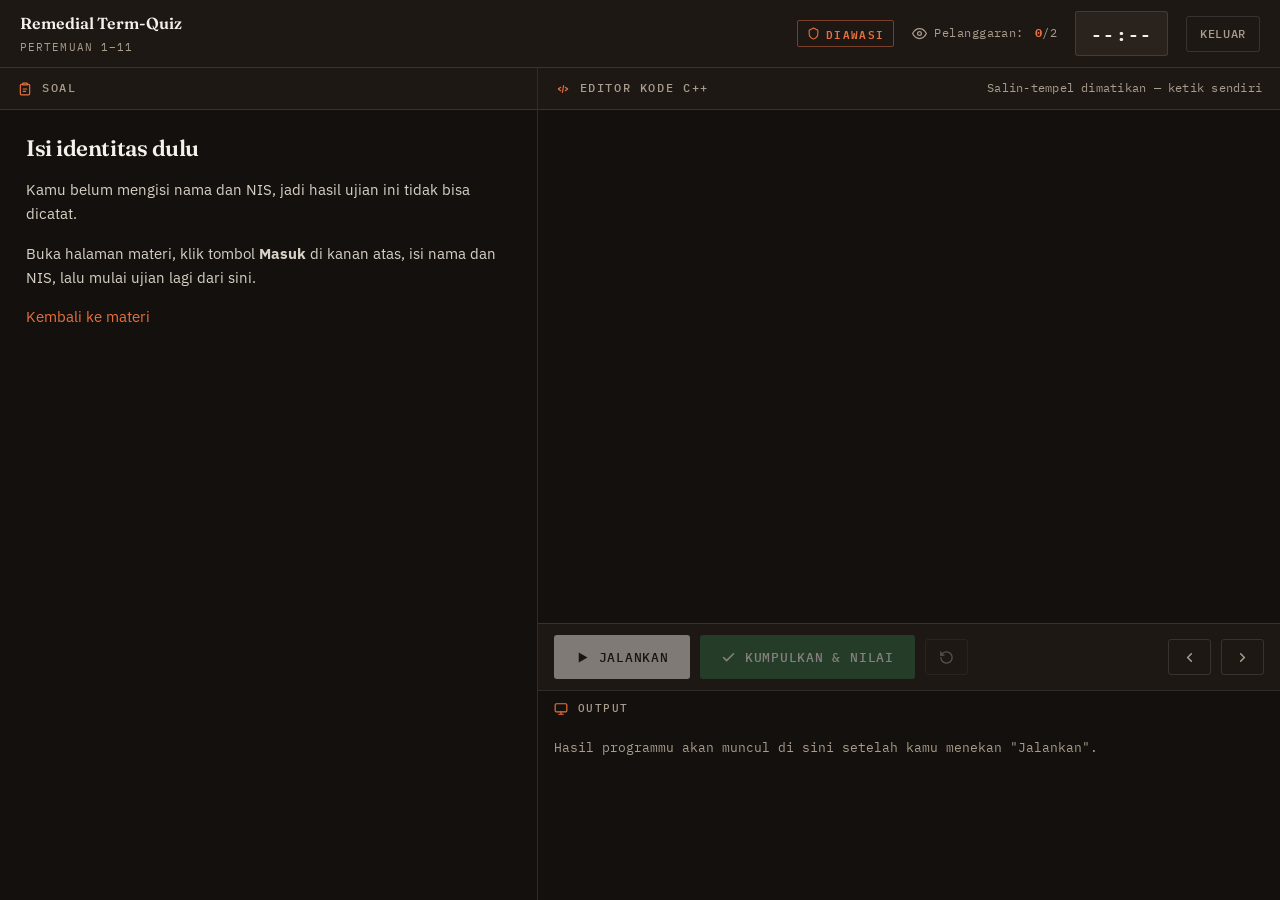
<file: remedial.html>
<!DOCTYPE html>
<html lang="id">
<head>
  <meta charset="UTF-8">
  <meta name="viewport" content="width=device-width, initial-scale=1.0">
  <title>Remedial Term-Quiz — Kelas OOP C++</title>
  <link rel="stylesheet" href="assets/css/style.css">
</head>
<body class="exam-page exam-ketat">
  <div class="exam-shell">
    <!-- Top bar -->
    <div class="exam-topbar">
      <div class="title">
        <span id="exam-title">Remedial Term-Quiz</span>
        <small id="exam-sub">Pertemuan 1–11</small>
      </div>
      <span class="spacer"></span>
      <span class="tanda-awas" title="Halaman ini diawasi ketat">
        <svg class="icon" viewBox="0 0 24 24" fill="none" stroke="currentColor" stroke-width="2"
             stroke-linecap="round" stroke-linejoin="round" aria-hidden="true">
          <path d="M12 2l8 4v6c0 5-3.4 8.7-8 10-4.6-1.3-8-5-8-10V6l8-4z"/>
        </svg>
        <span class="tanda-teks">Diawasi</span>
      </span>
      <div class="violation-counter" id="violation-counter">
        <svg class="icon" viewBox="0 0 24 24" fill="none" stroke="currentColor" stroke-width="2"
             stroke-linecap="round" stroke-linejoin="round" aria-hidden="true">
          <path d="M1 12s4-8 11-8 11 8 11 8-4 8-11 8-11-8-11-8z"/><circle cx="12" cy="12" r="3"/>
        </svg>
        <span class="vio-label">Pelanggaran:</span><span class="vio-angka"><b id="vio-count" aria-live="assertive">0</b>/2</span>
      </div>
      <div class="timer" id="timer" role="timer" aria-live="off"
           aria-label="Sisa waktu kuis">--:--</div>
      <a class="btn btn-ghost btn-sm exam-ghost" href="#" id="quit-btn">Keluar</a>
    </div>

    <!-- Split -->
    <div class="exam-split">
      <!-- Kiri: soal -->
      <section class="pane pane-problem" aria-labelledby="pane-soal-label">
        <div class="pane-head">
          <svg class="icon" viewBox="0 0 24 24" fill="none" stroke="currentColor" stroke-width="2"
               stroke-linecap="round" stroke-linejoin="round" aria-hidden="true">
            <path d="M9 2h6a1 1 0 011 1v2H8V3a1 1 0 011-1z"/>
            <path d="M16 4h2a2 2 0 012 2v14a2 2 0 01-2 2H6a2 2 0 01-2-2V6a2 2 0 012-2h2"/>
            <path d="M9 12h6M9 16h4"/>
          </svg>
          <span id="pane-soal-label">Soal</span>
          <span class="spacer"></span>
          <span id="soal-nav" class="pane-note"></span>
        </div>
        <div class="problem-content" id="problem-content" tabindex="-1">
          Memuat soal…
        </div>
      </section>

      <!-- Kanan: editor + output -->
      <section class="pane pane-code" aria-labelledby="pane-editor-label">
        <div class="pane-head">
          <svg class="icon" viewBox="0 0 24 24" fill="none" stroke="currentColor" stroke-width="2"
               stroke-linecap="round" stroke-linejoin="round" aria-hidden="true">
            <path d="M8 9l-4 3 4 3M16 9l4 3-4 3M13 6l-2 12"/>
          </svg>
          <span id="pane-editor-label">Editor Kode C++</span>
          <span class="spacer"></span>
          <span class="pane-note">Salin-tempel dimatikan — ketik sendiri</span>
        </div>
        <div class="editor-wrap">
          <label class="sr-only" for="code-editor">Tempat menulis kode C++</label>
          <textarea class="code-editor" id="code-editor" spellcheck="false" autocomplete="off"
                    autocorrect="off" autocapitalize="off"
                    aria-describedby="editor-hint"></textarea>
          <p class="sr-only" id="editor-hint">Tombol Tab di sini dipakai untuk menambah spasi, bukan pindah ke tombol lain. Kalau mau pindah, tekan Escape dulu baru Tab.</p>
        </div>

        <div class="input-pane" id="input-pane" hidden>
          <div class="input-head">
            <svg class="icon" viewBox="0 0 24 24" fill="none" stroke="currentColor" stroke-width="2"
                 stroke-linecap="round" stroke-linejoin="round" aria-hidden="true">
              <path d="M12 5v14M5 12l7 7 7-7"/>
            </svg>
            <label for="stdin-editor">Input untuk coba-coba</label>
            <span class="spacer"></span>
            <span class="pane-note" id="input-catatan">Saat dinilai, input resmi soal yang dipakai</span>
            <button class="btn btn-ghost btn-sm exam-ghost" type="button" id="reset-stdin">
              Kembalikan
            </button>
          </div>
          <textarea class="stdin-editor" id="stdin-editor" spellcheck="false"
                    autocomplete="off" autocorrect="off" autocapitalize="off"
                    aria-describedby="input-catatan"></textarea>
        </div>

        <div class="exam-actions">
          <button class="btn btn-primary" id="run-btn">
            <svg class="icon" viewBox="0 0 24 24" fill="currentColor" aria-hidden="true"><path d="M6 4l14 8-14 8V4z"/></svg>
            Jalankan
          </button>
          <button class="btn btn-success" id="submit-btn">
            <svg class="icon" viewBox="0 0 24 24" fill="none" stroke="currentColor" stroke-width="2.5"
                 stroke-linecap="round" stroke-linejoin="round" aria-hidden="true"><path d="M20 6L9 17l-5-5"/></svg>
            <span id="submit-label">Kumpulkan &amp; Nilai</span>
          </button>
          <button class="btn btn-ghost btn-sm exam-ghost" id="reset-btn" title="Reset kode">
            <svg class="icon" viewBox="0 0 24 24" fill="none" stroke="currentColor" stroke-width="2"
                 stroke-linecap="round" stroke-linejoin="round" aria-hidden="true">
              <path d="M3 12a9 9 0 109-9 9 9 0 00-6.4 2.6L3 8"/><path d="M3 3v5h5"/>
            </svg>
            <span class="btn-text">Reset kode</span>
          </button>
          <span class="spacer"></span>
          <button class="btn btn-ghost btn-sm exam-ghost" id="prev-soal" title="Soal sebelumnya">
            <svg class="icon" viewBox="0 0 24 24" fill="none" stroke="currentColor" stroke-width="2.5"
                 stroke-linecap="round" stroke-linejoin="round" aria-hidden="true"><path d="M15 6l-6 6 6 6"/></svg>
            <span class="btn-text">Soal sebelumnya</span>
          </button>
          <button class="btn btn-ghost btn-sm exam-ghost" id="next-soal" title="Soal berikutnya">
            <span class="btn-text">Soal berikutnya</span>
            <svg class="icon" viewBox="0 0 24 24" fill="none" stroke="currentColor" stroke-width="2.5"
                 stroke-linecap="round" stroke-linejoin="round" aria-hidden="true"><path d="M9 6l6 6-6 6"/></svg>
          </button>
        </div>

        <p class="verdict" id="verdict" role="status" aria-live="assertive"></p>

        <div class="output-pane">
          <div class="output-head">
            <svg class="icon" viewBox="0 0 24 24" fill="none" stroke="currentColor" stroke-width="2"
                 stroke-linecap="round" stroke-linejoin="round" aria-hidden="true">
              <rect x="2" y="3" width="20" height="14" rx="2"/><path d="M8 21h8M12 17v4"/>
            </svg>
            <span id="output-label">Output</span>
            <span class="spacer"></span>
            <span id="run-status" class="pane-note" role="status" aria-live="polite"></span>
          </div>
          <pre class="output-body" id="output-body" tabindex="0" role="region"
               aria-labelledby="output-label"><span class="muted">Hasil programmu akan muncul di sini setelah kamu menekan "Jalankan".</span></pre>
        </div>
      </section>
    </div>
  </div>

  <!-- ============ Gerbang mulai ============
       Layar penuh dan suara hanya boleh diminta dari gerakan pengguna,
       jadi kuis tidak bisa berjalan sebelum tombol ini ditekan. -->
  <div class="gerbang" id="gerbang" role="dialog" aria-modal="true"
       aria-labelledby="gerbang-judul" hidden>
    <div class="gerbang-kartu">
      <span class="gerbang-tanda">Remedial Term-Quiz</span>
      <h1 id="gerbang-judul">Baca dulu sebelum mulai</h1>
      <p class="gerbang-ringkas">
        11 soal, satu dari tiap Pertemuan 1 sampai 11, dikerjakan dalam
        <strong>90 menit</strong>. Soalnya berbeda dari Term-Quiz, tapi
        tingkat kesulitannya sama. Tiap soal sudah diberi kerangka kode —
        tugasmu melengkapi bagian yang dikosongkan. Hasilnya tercatat
        sebagai nilai remedial.
      </p>

      <ul class="gerbang-aturan" id="gerbang-isi">
        <li>
          <strong>Layar penuh wajib.</strong>
          Begitu tombol di bawah ditekan, layarmu masuk mode penuh dan harus
          tetap begitu sampai selesai.
        </li>
        <li>
          <strong>Keluar dari halaman ini = alarm berbunyi.</strong>
          Pindah tab, pindah jendela, atau keluar dari layar penuh akan
          membunyikan alarm sampai kamu kembali.
        </li>
        <li>
          <strong>Tiga kali melanggar = diblokir 30 menit.</strong>
          Dua kali pertama masih diperingatkan. Pada pelanggaran ketiga,
          layarmu diblokir <strong>30 menit</strong> dan
          <strong>semua jawabanmu dihapus</strong> — kamu mulai lagi dari nol.
        </li>
        <li>
          <strong>Klik kanan dan salin-tempel dimatikan.</strong>
          Kodenya harus kamu ketik sendiri.
        </li>
        <li>
          <strong>Semuanya tercatat.</strong>
          Tiap peringatan dan blokir langsung masuk ke catatan gurumu,
          lengkap dengan jam kejadiannya.
        </li>
      </ul>

      <p class="gerbang-galat" id="gerbang-galat" role="alert" hidden></p>

      <div class="gerbang-aksi">
        <button class="btn btn-primary btn-besar" id="gerbang-mulai" type="button">
          <svg class="icon" viewBox="0 0 24 24" fill="none" stroke="currentColor" stroke-width="2"
               stroke-linecap="round" stroke-linejoin="round" aria-hidden="true">
            <path d="M8 3H5a2 2 0 00-2 2v3M16 3h3a2 2 0 012 2v3M8 21H5a2 2 0 01-2-2v-3M16 21h3a2 2 0 002-2v-3"/>
          </svg>
          Saya paham — mulai kuis
        </button>
        <a class="btn btn-ghost exam-ghost" href="index.html">Belum siap, kembali</a>
      </div>
    </div>
  </div>

  <!-- ============ Alarm ============ -->
  <div class="alarm-overlay" id="alarm-overlay" role="alertdialog" aria-modal="true"
       aria-labelledby="alarm-judul" hidden>
    <div class="alarm-kartu">
      <svg class="alarm-ikon" viewBox="0 0 24 24" fill="none" stroke="currentColor" stroke-width="1.8"
           stroke-linecap="round" stroke-linejoin="round" aria-hidden="true">
        <path d="M12 2a7 7 0 00-7 7v4l-2 3h18l-2-3V9a7 7 0 00-7-7z"/>
        <path d="M10 21h4"/>
      </svg>
      <h2 id="alarm-judul">Kembali ke Kuis!</h2>
      <p class="alarm-pesan" id="alarm-pesan">Kamu keluar dari halaman kuis.</p>
      <p class="alarm-sisa" id="alarm-sisa"></p>
      <button class="btn btn-primary btn-besar" id="alarm-kembali" type="button">
        Kembali ke layar penuh
      </button>
      <p class="alarm-catatan">Alarm berhenti setelah kamu kembali ke halaman ini
        dalam mode layar penuh.</p>
    </div>
  </div>

  <!-- ============ Blokir 30 menit ============ -->
  <div class="lock-overlay blokir-overlay" id="blokir-overlay" role="alertdialog"
       aria-modal="true" aria-labelledby="blokir-judul" hidden>
    <div class="lock-card">
      <svg class="icon" viewBox="0 0 24 24" fill="none" stroke="currentColor" stroke-width="1.8"
           stroke-linecap="round" stroke-linejoin="round" aria-hidden="true">
        <rect x="3" y="11" width="18" height="11" rx="2"/><path d="M7 11V7a5 5 0 0110 0v4"/>
      </svg>
      <h2 id="blokir-judul">Kuis Diblokir</h2>
      <p id="blokir-sebab">Kamu melanggar aturan pengawasan lebih dari dua kali.</p>
      <div class="blokir-hitung" id="blokir-hitung" role="timer"
           aria-label="Sisa waktu blokir">30:00</div>
      <p class="lock-hint">
        Semua jawabanmu sudah dihapus. Setelah hitungan ini habis, muat ulang
        halaman untuk mulai lagi dari soal pertama. Kejadian ini sudah tercatat
        di daftar gurumu.
      </p>
      <div class="lock-actions">
        <a class="btn btn-ghost exam-ghost" id="blokir-keluar" href="index.html">Kembali ke daftar materi</a>
      </div>
    </div>
  </div>

  <!-- Overlay penguncian bawaan mesin ujian (waktu habis / selesai) -->
  <div class="lock-overlay" id="lock-overlay" role="alertdialog" aria-modal="true"
       aria-labelledby="lock-title" aria-describedby="lock-msg" hidden>
    <div class="lock-card">
      <svg class="icon" viewBox="0 0 24 24" fill="none" stroke="currentColor" stroke-width="1.8"
           stroke-linecap="round" stroke-linejoin="round" aria-hidden="true">
        <rect x="3" y="11" width="18" height="11" rx="2"/><path d="M7 11V7a5 5 0 0110 0v4"/>
      </svg>
      <h2 id="lock-title">Kuis Dikunci</h2>
      <p id="lock-msg"></p>
      <p class="lock-hint">Lapor ke gurumu kalau kamu merasa ini keliru.</p>
      <div class="lock-actions">
        <a class="btn btn-ghost exam-ghost" id="lock-back" href="index.html">Kembali ke daftar materi</a>
      </div>
    </div>
  </div>

  <script>window.PAKSA_ID = 104;</script>
  <script src="assets/js/konfigurasi.js"></script>
  <script src="assets/js/kurikulum.js"></script>
  <script src="assets/js/runner.js"></script>
  <script src="assets/js/sinkron.js"></script>
  <script src="assets/js/antisontek.js"></script>
  <script src="assets/js/ujian.js"></script>
</body>
</html>
</file>
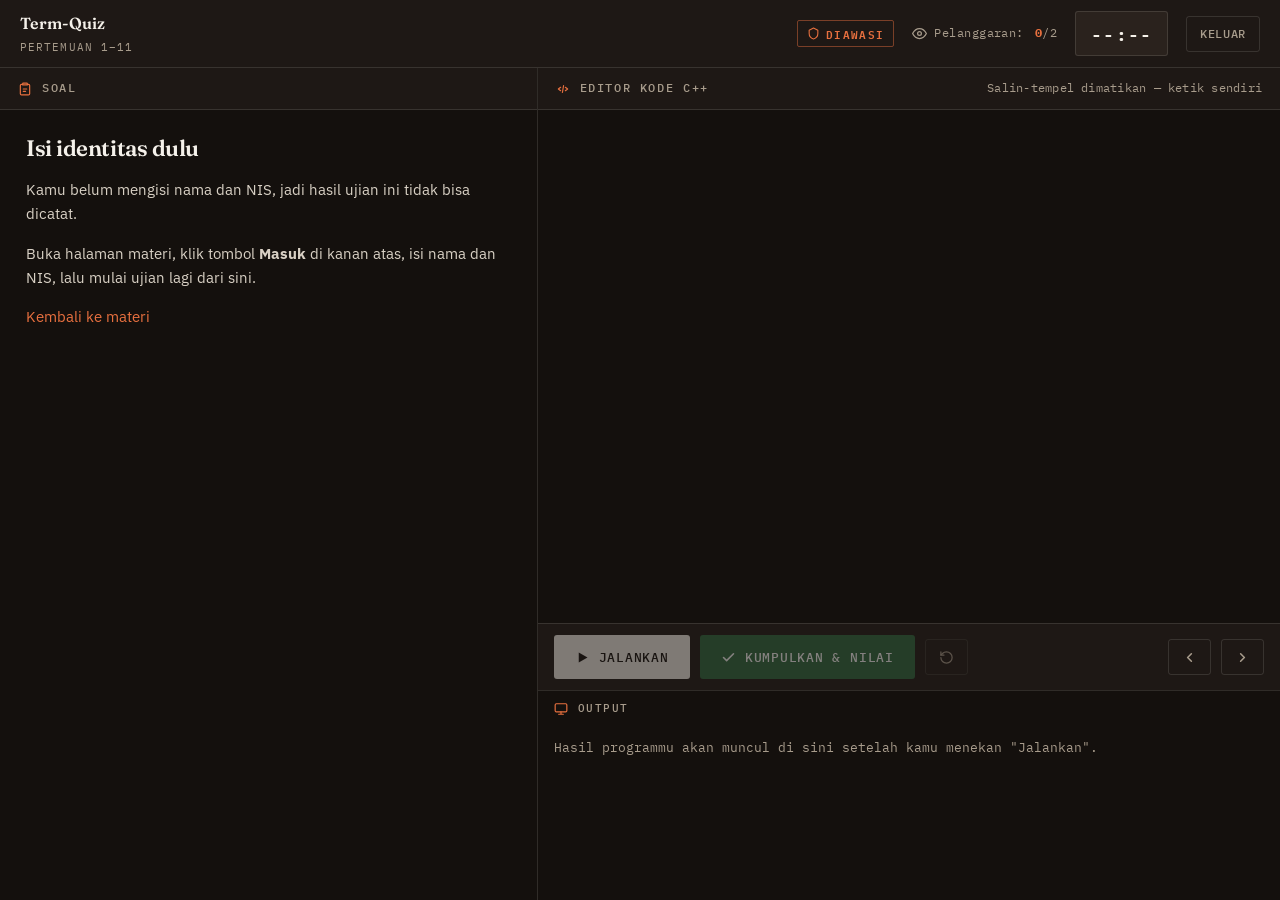
<file: term-quiz.html>
<!DOCTYPE html>
<html lang="id">
<head>
  <meta charset="UTF-8">
  <meta name="viewport" content="width=device-width, initial-scale=1.0">
  <title>Term-Quiz — Kelas OOP C++</title>
  <link rel="stylesheet" href="assets/css/style.css">
</head>
<body class="exam-page exam-ketat">
  <div class="exam-shell">
    <!-- Top bar -->
    <div class="exam-topbar">
      <div class="title">
        <span id="exam-title">Term-Quiz</span>
        <small id="exam-sub">Pertemuan 1–11</small>
      </div>
      <span class="spacer"></span>
      <span class="tanda-awas" title="Halaman ini diawasi ketat">
        <svg class="icon" viewBox="0 0 24 24" fill="none" stroke="currentColor" stroke-width="2"
             stroke-linecap="round" stroke-linejoin="round" aria-hidden="true">
          <path d="M12 2l8 4v6c0 5-3.4 8.7-8 10-4.6-1.3-8-5-8-10V6l8-4z"/>
        </svg>
        <span class="tanda-teks">Diawasi</span>
      </span>
      <div class="violation-counter" id="violation-counter">
        <svg class="icon" viewBox="0 0 24 24" fill="none" stroke="currentColor" stroke-width="2"
             stroke-linecap="round" stroke-linejoin="round" aria-hidden="true">
          <path d="M1 12s4-8 11-8 11 8 11 8-4 8-11 8-11-8-11-8z"/><circle cx="12" cy="12" r="3"/>
        </svg>
        <span class="vio-label">Pelanggaran:</span><span class="vio-angka"><b id="vio-count" aria-live="assertive">0</b>/2</span>
      </div>
      <div class="timer" id="timer" role="timer" aria-live="off"
           aria-label="Sisa waktu kuis">--:--</div>
      <a class="btn btn-ghost btn-sm exam-ghost" href="#" id="quit-btn">Keluar</a>
    </div>

    <!-- Split -->
    <div class="exam-split">
      <!-- Kiri: soal -->
      <section class="pane pane-problem" aria-labelledby="pane-soal-label">
        <div class="pane-head">
          <svg class="icon" viewBox="0 0 24 24" fill="none" stroke="currentColor" stroke-width="2"
               stroke-linecap="round" stroke-linejoin="round" aria-hidden="true">
            <path d="M9 2h6a1 1 0 011 1v2H8V3a1 1 0 011-1z"/>
            <path d="M16 4h2a2 2 0 012 2v14a2 2 0 01-2 2H6a2 2 0 01-2-2V6a2 2 0 012-2h2"/>
            <path d="M9 12h6M9 16h4"/>
          </svg>
          <span id="pane-soal-label">Soal</span>
          <span class="spacer"></span>
          <span id="soal-nav" class="pane-note"></span>
        </div>
        <div class="problem-content" id="problem-content" tabindex="-1">
          Memuat soal…
        </div>
      </section>

      <!-- Kanan: editor + output -->
      <section class="pane pane-code" aria-labelledby="pane-editor-label">
        <div class="pane-head">
          <svg class="icon" viewBox="0 0 24 24" fill="none" stroke="currentColor" stroke-width="2"
               stroke-linecap="round" stroke-linejoin="round" aria-hidden="true">
            <path d="M8 9l-4 3 4 3M16 9l4 3-4 3M13 6l-2 12"/>
          </svg>
          <span id="pane-editor-label">Editor Kode C++</span>
          <span class="spacer"></span>
          <span class="pane-note">Salin-tempel dimatikan — ketik sendiri</span>
        </div>
        <div class="editor-wrap">
          <label class="sr-only" for="code-editor">Tempat menulis kode C++</label>
          <textarea class="code-editor" id="code-editor" spellcheck="false" autocomplete="off"
                    autocorrect="off" autocapitalize="off"
                    aria-describedby="editor-hint"></textarea>
          <p class="sr-only" id="editor-hint">Tombol Tab di sini dipakai untuk menambah spasi, bukan pindah ke tombol lain. Kalau mau pindah, tekan Escape dulu baru Tab.</p>
        </div>

        <div class="input-pane" id="input-pane" hidden>
          <div class="input-head">
            <svg class="icon" viewBox="0 0 24 24" fill="none" stroke="currentColor" stroke-width="2"
                 stroke-linecap="round" stroke-linejoin="round" aria-hidden="true">
              <path d="M12 5v14M5 12l7 7 7-7"/>
            </svg>
            <label for="stdin-editor">Input untuk coba-coba</label>
            <span class="spacer"></span>
            <span class="pane-note" id="input-catatan">Saat dinilai, input resmi soal yang dipakai</span>
            <button class="btn btn-ghost btn-sm exam-ghost" type="button" id="reset-stdin">
              Kembalikan
            </button>
          </div>
          <textarea class="stdin-editor" id="stdin-editor" spellcheck="false"
                    autocomplete="off" autocorrect="off" autocapitalize="off"
                    aria-describedby="input-catatan"></textarea>
        </div>

        <div class="exam-actions">
          <button class="btn btn-primary" id="run-btn">
            <svg class="icon" viewBox="0 0 24 24" fill="currentColor" aria-hidden="true"><path d="M6 4l14 8-14 8V4z"/></svg>
            Jalankan
          </button>
          <button class="btn btn-success" id="submit-btn">
            <svg class="icon" viewBox="0 0 24 24" fill="none" stroke="currentColor" stroke-width="2.5"
                 stroke-linecap="round" stroke-linejoin="round" aria-hidden="true"><path d="M20 6L9 17l-5-5"/></svg>
            <span id="submit-label">Kumpulkan &amp; Nilai</span>
          </button>
          <button class="btn btn-ghost btn-sm exam-ghost" id="reset-btn" title="Reset kode">
            <svg class="icon" viewBox="0 0 24 24" fill="none" stroke="currentColor" stroke-width="2"
                 stroke-linecap="round" stroke-linejoin="round" aria-hidden="true">
              <path d="M3 12a9 9 0 109-9 9 9 0 00-6.4 2.6L3 8"/><path d="M3 3v5h5"/>
            </svg>
            <span class="btn-text">Reset kode</span>
          </button>
          <span class="spacer"></span>
          <button class="btn btn-ghost btn-sm exam-ghost" id="prev-soal" title="Soal sebelumnya">
            <svg class="icon" viewBox="0 0 24 24" fill="none" stroke="currentColor" stroke-width="2.5"
                 stroke-linecap="round" stroke-linejoin="round" aria-hidden="true"><path d="M15 6l-6 6 6 6"/></svg>
            <span class="btn-text">Soal sebelumnya</span>
          </button>
          <button class="btn btn-ghost btn-sm exam-ghost" id="next-soal" title="Soal berikutnya">
            <span class="btn-text">Soal berikutnya</span>
            <svg class="icon" viewBox="0 0 24 24" fill="none" stroke="currentColor" stroke-width="2.5"
                 stroke-linecap="round" stroke-linejoin="round" aria-hidden="true"><path d="M9 6l6 6-6 6"/></svg>
          </button>
        </div>

        <p class="verdict" id="verdict" role="status" aria-live="assertive"></p>

        <div class="output-pane">
          <div class="output-head">
            <svg class="icon" viewBox="0 0 24 24" fill="none" stroke="currentColor" stroke-width="2"
                 stroke-linecap="round" stroke-linejoin="round" aria-hidden="true">
              <rect x="2" y="3" width="20" height="14" rx="2"/><path d="M8 21h8M12 17v4"/>
            </svg>
            <span id="output-label">Output</span>
            <span class="spacer"></span>
            <span id="run-status" class="pane-note" role="status" aria-live="polite"></span>
          </div>
          <pre class="output-body" id="output-body" tabindex="0" role="region"
               aria-labelledby="output-label"><span class="muted">Hasil programmu akan muncul di sini setelah kamu menekan "Jalankan".</span></pre>
        </div>
      </section>
    </div>
  </div>

  <!-- ============ Gerbang mulai ============
       Layar penuh dan suara hanya boleh diminta dari gerakan pengguna,
       jadi kuis tidak bisa berjalan sebelum tombol ini ditekan. -->
  <div class="gerbang" id="gerbang" role="dialog" aria-modal="true"
       aria-labelledby="gerbang-judul" hidden>
    <div class="gerbang-kartu">
      <span class="gerbang-tanda">Term-Quiz</span>
      <h1 id="gerbang-judul">Baca dulu sebelum mulai</h1>
      <p class="gerbang-ringkas">
        11 soal, satu dari tiap Pertemuan 1 sampai 11, dikerjakan dalam
        <strong>90 menit</strong>. Tiap soal sudah diberi kerangka kode —
        tugasmu melengkapi bagian yang dikosongkan. Hasilnya langsung
        tercatat sebagai nilai Term-Quiz.
      </p>

      <ul class="gerbang-aturan" id="gerbang-isi">
        <li>
          <strong>Layar penuh wajib.</strong>
          Begitu tombol di bawah ditekan, layarmu masuk mode penuh dan harus
          tetap begitu sampai selesai.
        </li>
        <li>
          <strong>Keluar dari halaman ini = alarm berbunyi.</strong>
          Pindah tab, pindah jendela, atau keluar dari layar penuh akan
          membunyikan alarm sampai kamu kembali.
        </li>
        <li>
          <strong>Tiga kali melanggar = diblokir 30 menit.</strong>
          Dua kali pertama masih diperingatkan. Pada pelanggaran ketiga,
          layarmu diblokir <strong>30 menit</strong> dan
          <strong>semua jawabanmu dihapus</strong> — kamu mulai lagi dari nol.
        </li>
        <li>
          <strong>Klik kanan dan salin-tempel dimatikan.</strong>
          Kodenya harus kamu ketik sendiri.
        </li>
        <li>
          <strong>Semuanya tercatat.</strong>
          Tiap peringatan dan blokir langsung masuk ke catatan gurumu,
          lengkap dengan jam kejadiannya.
        </li>
      </ul>

      <p class="gerbang-galat" id="gerbang-galat" role="alert" hidden></p>

      <div class="gerbang-aksi">
        <button class="btn btn-primary btn-besar" id="gerbang-mulai" type="button">
          <svg class="icon" viewBox="0 0 24 24" fill="none" stroke="currentColor" stroke-width="2"
               stroke-linecap="round" stroke-linejoin="round" aria-hidden="true">
            <path d="M8 3H5a2 2 0 00-2 2v3M16 3h3a2 2 0 012 2v3M8 21H5a2 2 0 01-2-2v-3M16 21h3a2 2 0 002-2v-3"/>
          </svg>
          Saya paham — mulai kuis
        </button>
        <a class="btn btn-ghost exam-ghost" href="index.html">Belum siap, kembali</a>
      </div>
    </div>
  </div>

  <!-- ============ Alarm ============ -->
  <div class="alarm-overlay" id="alarm-overlay" role="alertdialog" aria-modal="true"
       aria-labelledby="alarm-judul" hidden>
    <div class="alarm-kartu">
      <svg class="alarm-ikon" viewBox="0 0 24 24" fill="none" stroke="currentColor" stroke-width="1.8"
           stroke-linecap="round" stroke-linejoin="round" aria-hidden="true">
        <path d="M12 2a7 7 0 00-7 7v4l-2 3h18l-2-3V9a7 7 0 00-7-7z"/>
        <path d="M10 21h4"/>
      </svg>
      <h2 id="alarm-judul">Kembali ke Kuis!</h2>
      <p class="alarm-pesan" id="alarm-pesan">Kamu keluar dari halaman kuis.</p>
      <p class="alarm-sisa" id="alarm-sisa"></p>
      <button class="btn btn-primary btn-besar" id="alarm-kembali" type="button">
        Kembali ke layar penuh
      </button>
      <p class="alarm-catatan">Alarm berhenti setelah kamu kembali ke halaman ini
        dalam mode layar penuh.</p>
    </div>
  </div>

  <!-- ============ Blokir 30 menit ============ -->
  <div class="lock-overlay blokir-overlay" id="blokir-overlay" role="alertdialog"
       aria-modal="true" aria-labelledby="blokir-judul" hidden>
    <div class="lock-card">
      <svg class="icon" viewBox="0 0 24 24" fill="none" stroke="currentColor" stroke-width="1.8"
           stroke-linecap="round" stroke-linejoin="round" aria-hidden="true">
        <rect x="3" y="11" width="18" height="11" rx="2"/><path d="M7 11V7a5 5 0 0110 0v4"/>
      </svg>
      <h2 id="blokir-judul">Kuis Diblokir</h2>
      <p id="blokir-sebab">Kamu melanggar aturan pengawasan lebih dari dua kali.</p>
      <div class="blokir-hitung" id="blokir-hitung" role="timer"
           aria-label="Sisa waktu blokir">30:00</div>
      <p class="lock-hint">
        Semua jawabanmu sudah dihapus. Setelah hitungan ini habis, muat ulang
        halaman untuk mulai lagi dari soal pertama. Kejadian ini sudah tercatat
        di daftar gurumu.
      </p>
      <div class="lock-actions">
        <a class="btn btn-ghost exam-ghost" id="blokir-keluar" href="index.html">Kembali ke daftar materi</a>
      </div>
    </div>
  </div>

  <!-- Overlay penguncian bawaan mesin ujian (waktu habis / selesai) -->
  <div class="lock-overlay" id="lock-overlay" role="alertdialog" aria-modal="true"
       aria-labelledby="lock-title" aria-describedby="lock-msg" hidden>
    <div class="lock-card">
      <svg class="icon" viewBox="0 0 24 24" fill="none" stroke="currentColor" stroke-width="1.8"
           stroke-linecap="round" stroke-linejoin="round" aria-hidden="true">
        <rect x="3" y="11" width="18" height="11" rx="2"/><path d="M7 11V7a5 5 0 0110 0v4"/>
      </svg>
      <h2 id="lock-title">Kuis Dikunci</h2>
      <p id="lock-msg"></p>
      <p class="lock-hint">Lapor ke gurumu kalau kamu merasa ini keliru.</p>
      <div class="lock-actions">
        <a class="btn btn-ghost exam-ghost" id="lock-back" href="index.html">Kembali ke daftar materi</a>
      </div>
    </div>
  </div>

  <script>window.PAKSA_ID = 103;</script>
  <script src="assets/js/konfigurasi.js"></script>
  <script src="assets/js/kurikulum.js"></script>
  <script src="assets/js/runner.js"></script>
  <script src="assets/js/sinkron.js"></script>
  <script src="assets/js/antisontek.js"></script>
  <script src="assets/js/ujian.js"></script>
</body>
</html>
</file>
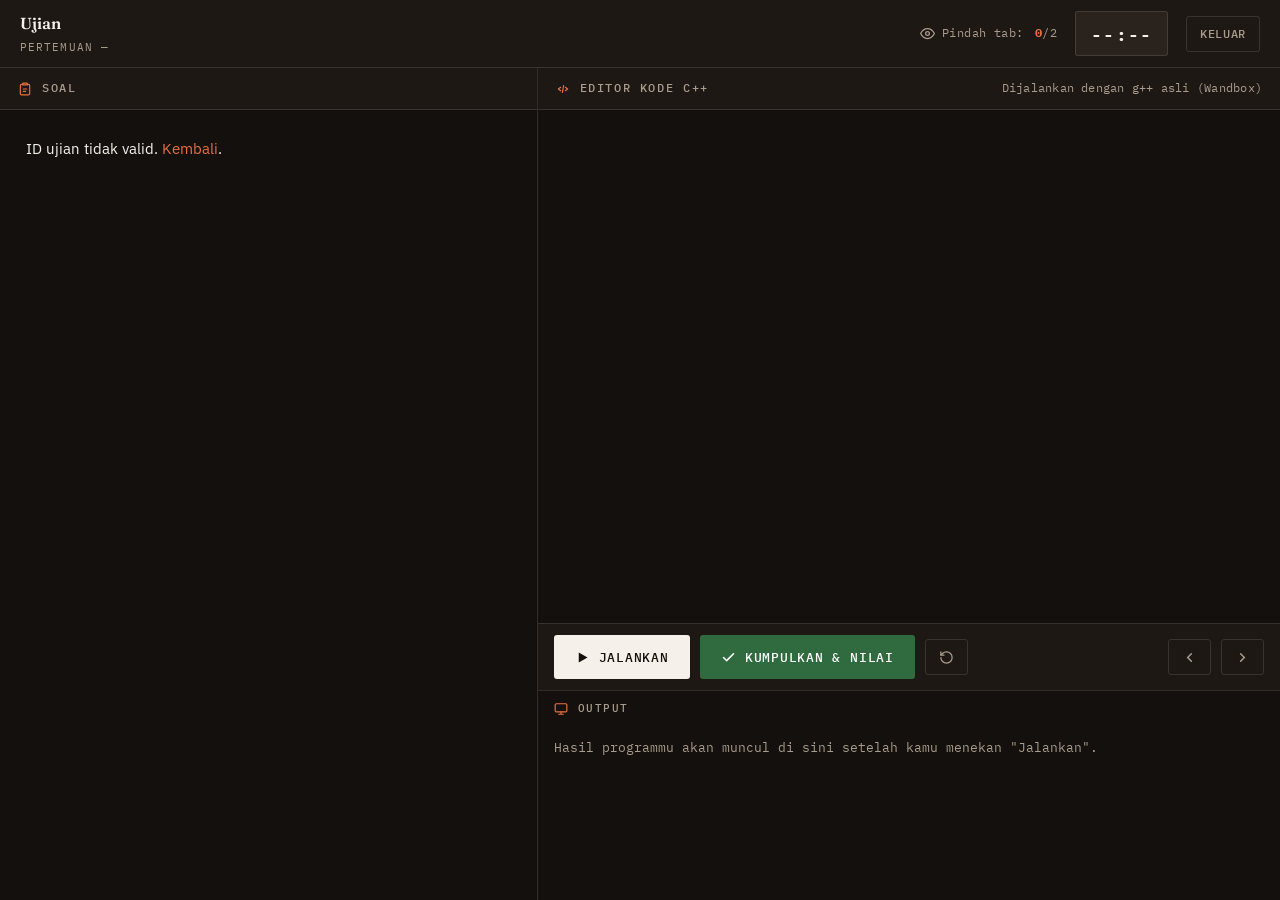
<file: ujian.html>
<!DOCTYPE html>
<html lang="id">
<head>
  <meta charset="UTF-8">
  <meta name="viewport" content="width=device-width, initial-scale=1.0">
  <title>Ujian Live Coding — Kelas OOP C++</title>
  <link rel="stylesheet" href="assets/css/style.css">
</head>
<body class="exam-page">
  <div class="exam-shell">
    <!-- Top bar -->
    <div class="exam-topbar">
      <div class="title">
        <span id="exam-title">Ujian</span>
        <small id="exam-sub">Pertemuan —</small>
      </div>
      <span class="spacer"></span>
      <div class="violation-counter" id="violation-counter">
        <svg class="icon" viewBox="0 0 24 24" fill="none" stroke="currentColor" stroke-width="2"
             stroke-linecap="round" stroke-linejoin="round" aria-hidden="true">
          <path d="M1 12s4-8 11-8 11 8 11 8-4 8-11 8-11-8-11-8z"/><circle cx="12" cy="12" r="3"/>
        </svg>
        <span class="vio-label">Pindah tab:</span><span class="vio-angka"><b id="vio-count" aria-live="assertive">0</b>/2</span>
      </div>
      <div class="timer" id="timer" role="timer" aria-live="off"
           aria-label="Sisa waktu ujian">--:--</div>
      <a class="btn btn-ghost btn-sm exam-ghost" href="#" id="quit-btn">Keluar</a>
    </div>

    <!-- Split -->
    <div class="exam-split">
      <!-- Kiri: soal -->
      <section class="pane pane-problem" aria-labelledby="pane-soal-label">
        <div class="pane-head">
          <svg class="icon" viewBox="0 0 24 24" fill="none" stroke="currentColor" stroke-width="2"
               stroke-linecap="round" stroke-linejoin="round" aria-hidden="true">
            <path d="M9 2h6a1 1 0 011 1v2H8V3a1 1 0 011-1z"/>
            <path d="M16 4h2a2 2 0 012 2v14a2 2 0 01-2 2H6a2 2 0 01-2-2V6a2 2 0 012-2h2"/>
            <path d="M9 12h6M9 16h4"/>
          </svg>
          <span id="pane-soal-label">Soal</span>
          <span class="spacer"></span>
          <span id="soal-nav" class="pane-note"></span>
        </div>
        <div class="problem-content" id="problem-content" tabindex="-1">
          Memuat soal…
        </div>
      </section>

      <!-- Kanan: editor + output -->
      <section class="pane pane-code" aria-labelledby="pane-editor-label">
        <div class="pane-head">
          <svg class="icon" viewBox="0 0 24 24" fill="none" stroke="currentColor" stroke-width="2"
               stroke-linecap="round" stroke-linejoin="round" aria-hidden="true">
            <path d="M8 9l-4 3 4 3M16 9l4 3-4 3M13 6l-2 12"/>
          </svg>
          <span id="pane-editor-label">Editor Kode C++</span>
          <span class="spacer"></span>
          <span class="pane-note">Dijalankan dengan g++ asli (Wandbox)</span>
        </div>
        <div class="editor-wrap">
          <label class="sr-only" for="code-editor">Tempat menulis kode C++</label>
          <textarea class="code-editor" id="code-editor" spellcheck="false" autocomplete="off"
                    autocorrect="off" autocapitalize="off"
                    aria-describedby="editor-hint"></textarea>
          <p class="sr-only" id="editor-hint">Tombol Tab di sini dipakai untuk menambah spasi, bukan pindah ke tombol lain. Kalau mau pindah, tekan Escape dulu baru Tab.</p>
        </div>

        <!-- Input coba-coba. Hanya dipakai tombol Jalankan; saat dinilai,
             input resmi dari soal yang selalu dipakai. -->
        <div class="input-pane" id="input-pane" hidden>
          <div class="input-head">
            <svg class="icon" viewBox="0 0 24 24" fill="none" stroke="currentColor" stroke-width="2"
                 stroke-linecap="round" stroke-linejoin="round" aria-hidden="true">
              <path d="M12 5v14M5 12l7 7 7-7"/>
            </svg>
            <label for="stdin-editor">Input untuk coba-coba</label>
            <span class="spacer"></span>
            <span class="pane-note" id="input-catatan">Saat dinilai, input resmi soal yang dipakai</span>
            <button class="btn btn-ghost btn-sm exam-ghost" type="button" id="reset-stdin">
              Kembalikan
            </button>
          </div>
          <textarea class="stdin-editor" id="stdin-editor" spellcheck="false"
                    autocomplete="off" autocorrect="off" autocapitalize="off"
                    aria-describedby="input-catatan"></textarea>
        </div>

        <div class="exam-actions">
          <button class="btn btn-primary" id="run-btn">
            <svg class="icon" viewBox="0 0 24 24" fill="currentColor" aria-hidden="true"><path d="M6 4l14 8-14 8V4z"/></svg>
            Jalankan
          </button>
          <button class="btn btn-success" id="submit-btn">
            <svg class="icon" viewBox="0 0 24 24" fill="none" stroke="currentColor" stroke-width="2.5"
                 stroke-linecap="round" stroke-linejoin="round" aria-hidden="true"><path d="M20 6L9 17l-5-5"/></svg>
            <span id="submit-label">Kumpulkan &amp; Nilai</span>
          </button>
          <button class="btn btn-ghost btn-sm exam-ghost" id="reset-btn" title="Reset kode">
            <svg class="icon" viewBox="0 0 24 24" fill="none" stroke="currentColor" stroke-width="2"
                 stroke-linecap="round" stroke-linejoin="round" aria-hidden="true">
              <path d="M3 12a9 9 0 109-9 9 9 0 00-6.4 2.6L3 8"/><path d="M3 3v5h5"/>
            </svg>
            <span class="btn-text">Reset kode</span>
          </button>
          <span class="spacer"></span>
          <button class="btn btn-ghost btn-sm exam-ghost" id="prev-soal" title="Soal sebelumnya">
            <svg class="icon" viewBox="0 0 24 24" fill="none" stroke="currentColor" stroke-width="2.5"
                 stroke-linecap="round" stroke-linejoin="round" aria-hidden="true"><path d="M15 6l-6 6 6 6"/></svg>
            <span class="btn-text">Soal sebelumnya</span>
          </button>
          <button class="btn btn-ghost btn-sm exam-ghost" id="next-soal" title="Soal berikutnya">
            <span class="btn-text">Soal berikutnya</span>
            <svg class="icon" viewBox="0 0 24 24" fill="none" stroke="currentColor" stroke-width="2.5"
                 stroke-linecap="round" stroke-linejoin="round" aria-hidden="true"><path d="M9 6l6 6-6 6"/></svg>
          </button>
        </div>

        <p class="verdict" id="verdict" role="status" aria-live="assertive"></p>

        <div class="output-pane">
          <div class="output-head">
            <svg class="icon" viewBox="0 0 24 24" fill="none" stroke="currentColor" stroke-width="2"
                 stroke-linecap="round" stroke-linejoin="round" aria-hidden="true">
              <rect x="2" y="3" width="20" height="14" rx="2"/><path d="M8 21h8M12 17v4"/>
            </svg>
            <span id="output-label">Output</span>
            <span class="spacer"></span>
            <span id="run-status" class="pane-note" role="status" aria-live="polite"></span>
          </div>
          <pre class="output-body" id="output-body" tabindex="0" role="region"
               aria-labelledby="output-label"><span class="muted">Hasil programmu akan muncul di sini setelah kamu menekan "Jalankan".</span></pre>
        </div>
      </section>
    </div>
  </div>

  <!-- Overlay penguncian anti-mencontek -->
  <div class="lock-overlay" id="lock-overlay" role="alertdialog" aria-modal="true"
       aria-labelledby="lock-title" aria-describedby="lock-msg" hidden>
    <div class="lock-card">
      <svg class="icon" viewBox="0 0 24 24" fill="none" stroke="currentColor" stroke-width="1.8"
           stroke-linecap="round" stroke-linejoin="round" aria-hidden="true">
        <rect x="3" y="11" width="18" height="11" rx="2"/><path d="M7 11V7a5 5 0 0110 0v4"/>
      </svg>
      <h2 id="lock-title">Ujian Dikunci</h2>
      <p id="lock-msg">Kamu berpindah tab lebih dari 2 kali.</p>
      <p class="lock-hint">Lapor ke gurumu, atau muat ulang halaman ini kalau mau mulai ujian dari awal lagi.</p>
      <div class="lock-actions">
        <a class="btn btn-ghost exam-ghost" id="lock-back" href="index.html">Kembali ke Materi</a>
      </div>
    </div>
  </div>

  <script src="assets/js/konfigurasi.js"></script>
  <script src="assets/js/kurikulum.js"></script>
  <script src="assets/js/runner.js"></script>
  <script src="assets/js/sinkron.js"></script>
  <script src="assets/js/ujian.js"></script>
</body>
</html>
</file>
<file: assets/css/style.css>
/* =========================================================
   Kelas OOP C++ — Sistem Visual
   Konsep: "Silabus sebagai listing kode."
   Kurikulum dibaca seperti berkas sumber — gutter bernomor,
   angka monospace, blok modul. Judul memakai serif editorial
   agar terasa seperti buku ajar, bukan dasbor.
   ========================================================= */

/* Font dimuat progresif: bila offline, fallback stack di bawah
   yang dipakai dan situs tetap utuh. */
@import url('https://fonts.googleapis.com/css2?family=Fraunces:opsz,wght@9..144,600;9..144,700&family=IBM+Plex+Mono:wght@400;500;600&family=IBM+Plex+Sans:wght@400;500;600&display=swap');

:root {
  color-scheme: light;

  /* --- Kertas & tinta --- */
  --paper:      #fbf8f3;   /* latar utama, putih hangat */
  --paper-2:    #f4eee4;   /* inset, baris belang */
  --surface:    #ffffff;
  --ink:        #171310;   /* judul */
  --ink-soft:   #4a423b;   /* isi, 9.3:1 di atas kertas */
  --ink-mute:   #6b6157;   /* meta, 5.8:1 */
  --rule:       #e2d8ca;   /* garis hangat */
  --rule-firm:  #cdbfab;

  /* --- Warna sinyal --- */
  --signal:     #b3401e;   /* vermillion — aksi utama, 5.4:1 */
  --signal-dk:  #8f3018;
  --signal-wash:#f7e6de;
  --pass:       #2f6b3f;   /* hijau pinus — lulus/selesai, 6.0:1 */
  --pass-wash:  #e2ede3;
  --warn:       #8a5a00;   /* amber tua, 5.6:1 */
  --warn-wash:  #f6ecd6;
  --stop:       #a32020;
  --stop-wash:  #f7e0e0;
  /* Teks di atas blok warna penuh (tombol, lencana). Wajib ikut berganti:
     putih di atas hijau/vermillion versi terang lolos, versi gelap tidak. */
  --on-accent:  #ffffff;

  /* --- Permukaan gelap (ujian) --- */
  --deep:       #14100d;
  --deep-2:     #1e1815;
  --deep-3:     #2a221d;
  --chalk:      #f5f1ea;
  --chalk-mute: #a89c8c;   /* 7.1:1 di atas --deep */
  --deep-rule:  rgba(245, 241, 234, .12);
  --signal-lt:  #e8703f;   /* vermillion untuk latar gelap, 6.2:1 */

  /* --- Huruf --- */
  --display: "Fraunces", "Iowan Old Style", Georgia, "Times New Roman", serif;
  --sans: "IBM Plex Sans", "Segoe UI", system-ui, -apple-system, Roboto, sans-serif;
  --mono: "IBM Plex Mono", "Cascadia Code", "Fira Code", Consolas, monospace;

  /* --- Ruang & bentuk --- */
  --radius: 3px;           /* nyaris kotak: menolak estetika kartu bulat */
  --radius-lg: 4px;
  --gutter: 3.25rem;       /* lebar kolom nomor */
  --shell: 1120px;
}

/* ---------- Mode gelap ----------
   Token --deep-*, --chalk-*, dan --signal-lt sengaja TIDAK ikut berganti:
   itu palet halaman ujian & blok kode, yang memang selalu gelap. */
:root[data-theme="dark"] {
  color-scheme: dark;

  --paper:      #16130f;
  --paper-2:    #1f1b16;
  --surface:    #1a1712;
  --ink:        #f5f0e8;   /* 16.5:1 */
  --ink-soft:   #d5cbbd;   /* 11.7:1 */
  --ink-mute:   #a1958a;   /* 6.4:1 */
  --rule:       #2e2822;
  --rule-firm:  #4a4038;

  --signal:     #e8703f;   /* vermillion dicerahkan, 6.1:1 */
  --signal-dk:  #f08a5f;
  --signal-wash:#2e1b12;
  --pass:       #6ab97e;   /* 7.8:1 */
  --pass-wash:  #16251a;
  --warn:       #d9a441;
  --warn-wash:  #2a2113;
  --stop:       #e26a6a;
  --stop-wash:  #2c1616;
  /* Di mode gelap warna sinyal jadi terang, jadi teks di atasnya harus gelap. */
  --on-accent:  #16130f;
}

* { box-sizing: border-box; }
html, body { height: 100%; }

body {
  margin: 0;
  font-family: var(--sans);
  font-size: 1rem;
  color: var(--ink-soft);
  background: var(--paper);
  line-height: 1.6;
  -webkit-font-smoothing: antialiased;
  text-rendering: optimizeLegibility;
}

h1, h2, h3 { font-family: var(--display); color: var(--ink); font-weight: 600; line-height: 1.15; }

a { color: var(--signal); text-decoration: none; }
a:hover { text-decoration: underline; text-underline-offset: 3px; }

::selection { background: var(--signal); color: #fff; }

/* ---------- Aksesibilitas ---------- */
.sr-only {
  position: absolute; width: 1px; height: 1px; padding: 0; margin: -1px;
  overflow: hidden; clip: rect(0 0 0 0); white-space: nowrap; border: 0;
}

:focus-visible {
  outline: 3px solid var(--signal);
  outline-offset: 3px;
  border-radius: 2px;
}
.topbar :focus-visible,
.exam-page :focus-visible,
.lock-overlay :focus-visible { outline-color: var(--signal-lt); }
.code-editor:focus-visible { outline-offset: -3px; }

.skip-link {
  position: absolute; left: 16px; top: -60px; z-index: 100;
  background: var(--ink); color: var(--paper);
  font-family: var(--mono); font-size: .8rem; font-weight: 500;
  letter-spacing: .04em; text-transform: uppercase;
  padding: 12px 18px; border-radius: var(--radius);
  transition: top .15s ease;
}
.skip-link:focus { top: 16px; text-decoration: none; }

/* ---------- Bilah atas ---------- */
.topbar {
  position: sticky; top: 0; z-index: 50;
  background: var(--paper);
  border-bottom: 1px solid var(--rule);
}
.topbar-inner {
  max-width: var(--shell); margin: 0 auto;
  padding: 0 32px; min-height: 66px;
  display: flex; align-items: center; gap: 16px;
}
.brand { display: flex; align-items: center; gap: 14px; color: var(--ink); }
.brand:hover { text-decoration: none; }
.brand .logo {
  width: 38px; height: 38px; flex: none;
  display: grid; place-items: center;
  background: var(--ink); color: var(--paper);
  font-family: var(--mono); font-weight: 600; font-size: .82rem;
  border-radius: var(--radius);
}
.brand-name {
  font-family: var(--display); font-weight: 600; font-size: 1.08rem;
  line-height: 1.2; letter-spacing: -.01em;
}
.brand small {
  display: block; font-family: var(--mono); font-weight: 400;
  font-size: .68rem; letter-spacing: .1em; text-transform: uppercase;
  color: var(--ink-mute); margin-top: 3px;
}
.topbar .spacer { flex: 1; }
.topbar a.nav-link {
  display: inline-flex; align-items: center; gap: 7px;
  min-height: 44px; padding: 0 6px;
  font-family: var(--mono); font-size: .78rem; font-weight: 500;
  letter-spacing: .07em; text-transform: uppercase;
  color: var(--ink-mute);
}
.topbar a.nav-link:hover { color: var(--signal); text-decoration: none; }
.topbar a.nav-link .icon { width: 14px; height: 14px; flex: none; }

/* ---------- Kontrol di kanan atas ---------- */
.topbar-tools { display: flex; align-items: center; gap: 8px; }

.icon-btn {
  display: inline-grid; place-items: center;
  width: 44px; height: 44px; flex: none;
  background: transparent; border: 1px solid var(--rule);
  border-radius: var(--radius); cursor: pointer;
  color: var(--ink-mute);
  transition: color .15s ease, border-color .15s ease, background .15s ease;
}
.icon-btn:hover { color: var(--signal); border-color: var(--rule-firm); background: var(--paper-2); }
.icon-btn svg { width: 18px; height: 18px; }
/* Hanya satu ikon tema yang tampil, tergantung mode aktif. */
.icon-btn .icon-moon { display: none; }
:root[data-theme="dark"] .icon-btn .icon-sun { display: none; }
:root[data-theme="dark"] .icon-btn .icon-moon { display: block; }

.identity-btn {
  display: inline-flex; align-items: center; gap: 8px;
  min-height: 44px; padding: 0 14px;
  background: transparent; border: 1px solid var(--rule);
  border-radius: var(--radius); cursor: pointer;
  font-family: var(--mono); font-size: .74rem; font-weight: 500;
  letter-spacing: .06em; text-transform: uppercase; color: var(--ink-soft);
  transition: color .15s ease, border-color .15s ease, background .15s ease;
  max-width: 15rem;
}
.identity-btn:hover { color: var(--signal); border-color: var(--rule-firm); background: var(--paper-2); }
.identity-btn svg { width: 16px; height: 16px; flex: none; }
.identity-btn .who {
  overflow: hidden; text-overflow: ellipsis; white-space: nowrap;
  text-transform: none; letter-spacing: .02em;
}
/* Titik status sinkronisasi */
.identity-btn .dot {
  width: 7px; height: 7px; border-radius: 50%; flex: none;
  background: var(--rule-firm);
}
.identity-btn.tersimpan .dot { background: var(--pass); }
.identity-btn.tertunda  .dot { background: var(--warn); }
.identity-btn.gagal     .dot { background: var(--stop); }

/* ---------- Kerangka ---------- */
.container { max-width: var(--shell); margin: 0 auto; padding: 0 32px 96px; }

/* ---------- Hero ---------- */
.hero { padding: 72px 0 44px; border-bottom: 2px solid var(--ink); }
.hero .eyebrow {
  font-family: var(--mono); font-size: .74rem; font-weight: 500;
  letter-spacing: .18em; text-transform: uppercase;
  color: var(--signal); margin-bottom: 22px;
}
.hero h1 {
  margin: 0 0 20px;
  font-size: clamp(2.6rem, 6.5vw, 4.4rem);
  letter-spacing: -.025em; line-height: 1.02;
  max-width: 15ch;
}
.hero h1 em { font-style: italic; color: var(--signal); }
.hero .lead {
  margin: 0; font-size: 1.1rem; line-height: 1.65;
  max-width: 58ch; color: var(--ink-soft);
}
.hero .lead strong { color: var(--ink); font-weight: 600; }

.hero-meta {
  display: flex; flex-wrap: wrap; gap: 0; margin-top: 40px;
  border-top: 1px solid var(--rule);
}
.hero-meta div {
  padding: 18px 34px 4px 0; margin-right: 34px;
  border-right: 1px solid var(--rule);
  font-family: var(--mono); font-size: .7rem; letter-spacing: .12em;
  text-transform: uppercase; color: var(--ink-mute);
}
.hero-meta div:last-child { border-right: none; }
.hero-meta strong {
  display: block; font-family: var(--display); font-weight: 600;
  font-size: 2.1rem; color: var(--ink); letter-spacing: -.02em;
  line-height: 1; margin-bottom: 7px;
}

/* ---------- Progres: 35 petak, satu per pertemuan ---------- */
.progress-wrap { margin-top: 40px; }
.progress-head {
  display: flex; align-items: baseline; gap: 12px; margin-bottom: 12px;
  font-family: var(--mono); font-size: .72rem; letter-spacing: .12em;
  text-transform: uppercase; color: var(--ink-mute);
}
.progress-head .pct { margin-left: auto; color: var(--ink); font-weight: 600; }
.ticks { display: flex; gap: 4px; flex-wrap: wrap; }
.tick {
  flex: 1 1 14px; min-width: 14px; height: 26px;
  background: var(--paper-2);
  border: 1px solid var(--rule);
  border-radius: 1px;
  transition: background .2s ease, border-color .2s ease;
}
.tick.done { background: var(--pass); border-color: var(--pass); }
.tick.ready { border-color: var(--rule-firm); }

/* ---------- Modul ---------- */
.module { padding-top: 64px; }
.module-head {
  display: grid;
  grid-template-columns: var(--gutter) 1fr auto;
  align-items: baseline; gap: 0 20px;
  padding-bottom: 14px; border-bottom: 1px solid var(--ink);
}
.module-head .num {
  font-family: var(--mono); font-size: 1.35rem; font-weight: 600;
  color: var(--signal); letter-spacing: -.02em;
}
.module-head h2 { margin: 0; font-size: 1.75rem; letter-spacing: -.02em; }
.module-head .range {
  font-family: var(--mono); font-size: .72rem; letter-spacing: .1em;
  text-transform: uppercase; color: var(--ink-mute); white-space: nowrap;
}
.module-desc {
  grid-column: 2 / -1;
  margin: 0; padding: 10px 0 0;
  font-size: .95rem; color: var(--ink-mute); max-width: 62ch;
}

/* ---------- Daftar pertemuan (baris, bukan kartu) ---------- */
.lessons { border-bottom: 1px solid var(--rule); }

.lesson {
  display: grid;
  grid-template-columns: var(--gutter) 1fr auto;
  align-items: start; gap: 0 20px;
  padding: 18px 12px 18px 0;
  border-top: 1px solid var(--rule);
  color: inherit;
  position: relative;
  transition: background .15s ease;
}
.lesson:first-child { border-top: none; }
.lesson:hover { background: var(--paper-2); text-decoration: none; }
/* Batang vermillion tumbuh dari gutter — tanpa menggeser tata letak. */
.lesson::before {
  content: ""; position: absolute; left: 0; top: -1px; bottom: 0;
  width: 3px; background: var(--signal);
  transform: scaleY(0); transform-origin: top;
  transition: transform .18s ease;
}
.lesson:hover::before { transform: scaleY(1); }

.lesson .no {
  font-family: var(--mono); font-size: .95rem; font-weight: 500;
  color: var(--ink-mute); padding-top: 2px;
  font-variant-numeric: tabular-nums;
}
.lesson:hover .no { color: var(--signal); }

.lesson .body { min-width: 0; }
.lesson h3 {
  margin: 0 0 4px; font-size: 1.12rem; letter-spacing: -.01em;
  font-weight: 600; line-height: 1.3;
}
.lesson:hover h3 { color: var(--signal-dk); }
.lesson p { margin: 0; font-size: .9rem; color: var(--ink-mute); max-width: 64ch; }

.lesson .meta {
  display: flex; align-items: center; gap: 14px;
  padding-top: 3px; white-space: nowrap;
}
.lesson .arrow {
  width: 17px; height: 17px; color: var(--rule-firm);
  transition: transform .18s ease, color .18s ease;
}
.lesson:hover .arrow { color: var(--signal); transform: translateX(3px); }

/* Pertemuan yang sudah lulus */
.lesson.done .no { color: var(--pass); }
.lesson.done .no::after {
  content: "•"; margin-left: 5px; color: var(--pass);
}

/* ---------- Lencana ---------- */
.badge {
  font-family: var(--mono); font-size: .68rem; font-weight: 500;
  letter-spacing: .1em; text-transform: uppercase;
  padding: 4px 9px; border-radius: 2px; border: 1px solid;
}
.badge-ready { background: var(--pass-wash); color: var(--pass); border-color: color-mix(in srgb, var(--pass) 35%, transparent); }
.badge-todo  { background: var(--paper-2); color: var(--ink-mute); border-color: var(--rule-firm); }
.badge-done  { background: var(--pass); color: var(--on-accent); border-color: var(--pass); }
.badge-locked{ background: var(--paper-2); color: var(--ink-mute); border-color: var(--rule-firm); }

.badge-jadwal{ background: var(--warn-wash); color: var(--warn); border-color: color-mix(in srgb, var(--warn) 35%, transparent); }

/* ---------- Bagian Kuis ----------
   Dibedakan dari daftar pertemuan biasa: nomornya memakai awalan K,
   dan seluruh bloknya diberi latar tipis agar terbaca sebagai
   kelompok tersendiri di paling bawah halaman. */
.modul-kuis { padding-top: 72px; }
.modul-kuis .module-head .num {
  font-size: .78rem; letter-spacing: .14em;
  background: var(--signal); color: var(--on-accent);
  padding: 5px 9px; border-radius: 2px; align-self: center;
}
.modul-kuis .lessons {
  background: var(--paper-2);
  border: 1px solid var(--rule);
  border-top: none;
}
.lesson-kuis { padding-left: 12px; padding-right: 18px; }
.lesson-kuis .no { color: var(--signal); font-weight: 600; }
.lesson-kuis:hover { background: var(--surface); }
.kuis-cakupan {
  font-family: var(--mono); font-size: .68rem; font-weight: 500;
  letter-spacing: .08em; text-transform: uppercase;
  color: var(--ink-mute); margin-left: 8px; white-space: nowrap;
}
.lesson-kuis.terkunci .no { color: var(--rule-firm); }

/* ---------- Pertemuan terkunci ---------- */
/* Dibuat pudar tapi TETAP terbaca (rasio kontras dijaga di atas 4.5:1),
   supaya siswa tahu apa yang menantinya dan apa syaratnya. */
.lesson.terkunci { cursor: not-allowed; }
.lesson.terkunci:hover { background: transparent; }
.lesson.terkunci:hover::before { transform: scaleY(0); }
.lesson.terkunci h3 { color: var(--ink-mute); }
.lesson.terkunci .no { color: var(--rule-firm); }
.lesson.terkunci .arrow { color: var(--rule-firm); }
.lesson.terkunci:hover .arrow { transform: none; color: var(--rule-firm); }
.lesson.terkunci p { color: var(--ink-mute); font-style: italic; }

/* ---------- Tombol ---------- */
.btn {
  display: inline-flex; align-items: center; justify-content: center; gap: 9px;
  border: 1px solid transparent; border-radius: var(--radius); cursor: pointer;
  font-family: var(--mono); font-weight: 500; font-size: .8rem;
  letter-spacing: .06em; text-transform: uppercase;
  padding: 11px 20px; min-height: 44px;
  transition: background .15s ease, color .15s ease, border-color .15s ease;
  text-decoration: none;
}
.btn:hover { text-decoration: none; }
.btn .icon { width: 15px; height: 15px; flex: none; }

.btn-primary { background: var(--ink); color: var(--paper); }
.btn-primary:hover { background: var(--signal); }
.btn-ghost { background: transparent; color: var(--ink); border-color: var(--rule-firm); }
.btn-ghost:hover { background: var(--ink); color: var(--paper); border-color: var(--ink); }
.btn-exam { background: var(--signal); color: var(--on-accent); }
.btn-exam:hover { background: var(--signal-dk); }
.btn-success { background: var(--pass); color: var(--on-accent); }
.btn-danger { background: var(--stop); color: var(--on-accent); }
.btn-sm { padding: 7px 13px; font-size: .72rem; min-height: 36px; }
.btn-lg { padding: 14px 26px; font-size: .85rem; min-height: 50px; }
.btn:disabled { opacity: .45; cursor: not-allowed; }
@media (pointer: coarse) {
  .btn-sm { min-height: 44px; padding-left: 15px; padding-right: 15px; }
}

/* ---------- Halaman materi ---------- */
.materi-head { padding: 56px 0 30px; border-bottom: 2px solid var(--ink); }
.materi-head .crumb {
  font-family: var(--mono); font-size: .72rem; letter-spacing: .12em;
  text-transform: uppercase; color: var(--signal); margin-bottom: 18px;
}
.materi-head h1 {
  margin: 0 0 14px; font-size: clamp(2rem, 4.6vw, 3.1rem);
  letter-spacing: -.025em; max-width: 20ch;
}
.materi-head .sub { margin: 0; font-size: 1.05rem; color: var(--ink-mute); max-width: 60ch; }

.materi-body { padding: 44px 0 0; max-width: 70ch; font-size: 1.02rem; }
.materi-body > *:first-child { margin-top: 0; }
.materi-body h2 {
  font-size: 1.6rem; margin: 52px 0 14px; letter-spacing: -.02em;
  padding-top: 14px; border-top: 1px solid var(--rule);
}
.materi-body h3 { font-size: 1.2rem; margin: 32px 0 8px; }
.materi-body p { margin: 0 0 18px; }
.materi-body ul, .materi-body ol { margin: 0 0 18px; padding-left: 1.3em; }
.materi-body li { margin-bottom: 8px; }
.materi-body li::marker { color: var(--signal); }
.materi-body strong { color: var(--ink); font-weight: 600; }

.materi-body code:not(pre code) {
  background: var(--paper-2); color: var(--signal-dk);
  padding: 2px 6px; border-radius: 2px; border: 1px solid var(--rule);
  font-family: var(--mono); font-size: .86em;
}
.materi-body pre {
  background: var(--deep); color: var(--chalk);
  padding: 22px 24px; border-radius: var(--radius);
  overflow-x: auto; margin: 0 0 22px;
  font-family: var(--mono); font-size: .855rem; line-height: 1.65;
  border-left: 3px solid var(--signal);
}
.materi-body pre code { font-family: var(--mono); background: none; border: 0; padding: 0; color: inherit; }

.callout {
  border-left: 3px solid var(--signal);
  background: var(--signal-wash);
  padding: 16px 20px; margin: 26px 0;
  border-radius: 0 var(--radius) var(--radius) 0;
  font-size: .95rem;
}
.callout.tip  { border-color: var(--pass); background: var(--pass-wash); }
.callout.warn { border-color: var(--warn); background: var(--warn-wash); }
.callout strong {
  display: block; margin-bottom: 5px;
  font-family: var(--mono); font-size: .72rem; font-weight: 600;
  letter-spacing: .12em; text-transform: uppercase;
}

.materi-foot {
  display: flex; gap: 12px; flex-wrap: wrap; align-items: center;
  margin-top: 64px; padding-top: 26px; border-top: 2px solid var(--ink);
}
.materi-foot .spacer { flex: 1; }
/* Penanda status: dibaca saja, bukan tombol — supaya tidak terlihat
   seperti sesuatu yang bisa diklik siswa untuk menandai selesai. */
.status-materi:empty { display: none; }
.status-materi { align-self: center; }

.stub-note {
  border: 1px solid var(--rule-firm); border-left: 3px solid var(--warn);
  background: var(--warn-wash); padding: 22px 26px; margin: 0 0 22px;
  border-radius: 0 var(--radius) var(--radius) 0; color: var(--ink-soft);
}
.stub-note strong {
  display: block; margin-bottom: 6px;
  font-family: var(--mono); font-size: .74rem; letter-spacing: .12em;
  text-transform: uppercase; color: var(--warn);
}

/* ---------- Halaman ujian ---------- */
body.exam-page {
  background: var(--deep); color: var(--chalk);
  overflow: hidden; font-size: .95rem;
  /* Ruang ujian sengaja selalu gelap (seperti editor kode), jadi warnanya
     dikunci ke versi terang — kalau ikut tema, teks putih di atas hijau/amber
     versi cerah jatuh ke 2,2:1 dan tidak terbaca. */
  --pass: #2f6b3f;
  --warn: #8a5a00;
  --stop: #a32020;
  --on-accent: #ffffff;
}
.exam-shell { display: flex; flex-direction: column; height: 100vh; }
/* Bar URL di ponsel membuat 100vh melebihi area terlihat. */
@supports (height: 100dvh) { .exam-shell { height: 100dvh; } }

.exam-topbar {
  display: flex; align-items: center; gap: 18px;
  background: var(--deep-2); border-bottom: 1px solid var(--deep-rule);
  padding: 11px 20px;
}
.exam-topbar .title { font-family: var(--display); font-weight: 600; font-size: 1rem; color: var(--chalk); }
.exam-topbar .title small {
  display: block; font-family: var(--mono); font-weight: 400;
  font-size: .68rem; letter-spacing: .1em; text-transform: uppercase;
  color: var(--chalk-mute); margin-top: 2px;
}
.exam-topbar .spacer { flex: 1; }

.timer {
  font-family: var(--mono); font-weight: 600; font-size: 1.15rem;
  background: var(--deep-3); color: var(--chalk);
  padding: 7px 15px; border-radius: var(--radius);
  /* Tanpa ini "45:00" dipenggal jadi tiga baris begitu bilah atas sempit. */
  white-space: nowrap;
  letter-spacing: .06em; font-variant-numeric: tabular-nums;
  border: 1px solid var(--deep-rule);
}
.timer.warn { background: var(--warn); border-color: var(--warn); color: #fff; animation: pulse 1s infinite; }
.timer.danger { background: var(--stop); border-color: var(--stop); color: #fff; animation: pulse .6s infinite; }
@keyframes pulse { 50% { opacity: .5; } }
/* Timer berdenyut tanpa henti persis yang dilindungi reduced-motion. */
@media (prefers-reduced-motion: reduce) {
  .timer.warn, .timer.danger { animation: none; }
  .timer.danger { box-shadow: 0 0 0 3px rgba(163, 32, 32, .5); }
}

.violation-counter {
  display: flex; align-items: center; gap: 7px;
  font-family: var(--mono); font-size: .74rem; letter-spacing: .04em;
  color: var(--chalk-mute);
}
/* --stop hanya 3.4:1 di bilah gelap — terlalu rendah untuk teks kecil. */
.violation-counter b { color: var(--signal-lt); }
.violation-counter .icon { width: 15px; height: 15px; flex: none; }
.violation-counter .vio-label { margin-right: 4px; }
.violation-counter .vio-angka { white-space: nowrap; }

.exam-split { flex: 1; display: flex; min-height: 0; }
.pane { display: flex; flex-direction: column; min-width: 0; }
.pane-problem { width: 42%; border-right: 1px solid var(--deep-rule); overflow-y: auto; }
.pane-code { flex: 1; }
.pane-head {
  display: flex; align-items: center; gap: 10px;
  padding: 11px 18px;
  font-family: var(--mono); font-size: .72rem; font-weight: 500;
  letter-spacing: .14em; text-transform: uppercase; color: var(--chalk-mute);
  background: var(--deep-2); border-bottom: 1px solid var(--deep-rule);
}
.pane-head .spacer { flex: 1; }
.pane-head .icon { width: 14px; height: 14px; flex: none; color: var(--signal-lt); }
.pane-note { text-transform: none; letter-spacing: .02em; color: var(--chalk-mute); font-weight: 400; }
.exam-link { color: var(--signal-lt); }

.problem-content { padding: 26px 26px 40px; }
.problem-content h2 {
  margin: 0 0 12px; font-size: 1.4rem; color: var(--chalk);
  font-family: var(--display); letter-spacing: -.02em;
}
.problem-content p { color: #d8d0c4; }
.problem-content pre {
  background: var(--deep); border: 1px solid var(--deep-rule);
  border-left: 3px solid var(--signal-lt);
  padding: 13px 16px; border-radius: var(--radius); overflow-x: auto;
  font-family: var(--mono); font-size: .84rem; color: var(--chalk);
}
.problem-content code:not(pre code) {
  background: var(--deep-3); color: #f0b49a;
  padding: 2px 6px; border-radius: 2px;
  font-family: var(--mono); font-size: .88em;
}
.io-block { margin: 18px 0; }
/* Pemberitahuan input rahasia: garis tipis di kiri, bukan kotak peringatan —
   ini aturan main, bukan ancaman. */
.catatan-uji {
  margin: 4px 0 18px; padding: 2px 0 2px 12px;
  border-left: 2px solid var(--signal-lt);
  color: var(--chalk-mute); font-size: .84rem; line-height: 1.6;
}
.catatan-uji strong { color: var(--chalk); font-weight: 600; }
.io-block .io-label {
  font-family: var(--mono); font-size: .7rem; font-weight: 500;
  letter-spacing: .14em; text-transform: uppercase;
  color: var(--signal-lt); margin-bottom: 6px;
}

.editor-wrap { flex: 1; display: flex; flex-direction: column; min-height: 0; }
.code-editor {
  flex: 1; width: 100%; border: none; resize: none; outline: none;
  background: var(--deep); color: var(--chalk);
  font-family: var(--mono); font-size: .9rem; line-height: 1.7;
  padding: 18px 20px; tab-size: 4;
}
/* ---------- Kotak input coba-coba ---------- */
.input-pane {
  flex: none; background: var(--deep-2);
  border-top: 1px solid var(--deep-rule);
}
.input-pane[hidden] { display: none; }
.input-head {
  display: flex; align-items: center; gap: 9px;
  padding: 7px 16px 7px 14px;
  font-family: var(--mono); font-size: .7rem; font-weight: 500;
  letter-spacing: .12em; text-transform: uppercase; color: var(--chalk-mute);
}
.input-head .icon { width: 14px; height: 14px; flex: none; color: var(--signal-lt); }
.input-head .spacer { flex: 1; }
.input-head label { cursor: pointer; }
.input-head .btn-sm { min-height: 30px; padding: 4px 10px; font-size: .65rem; }
.stdin-editor {
  display: block; width: 100%; height: 54px;
  border: none; resize: vertical; outline: none;
  background: var(--deep); color: var(--chalk);
  font-family: var(--mono); font-size: .85rem; line-height: 1.55;
  padding: 9px 16px; tab-size: 4;
  border-top: 1px solid var(--deep-rule);
}
.stdin-editor:focus-visible { outline: 3px solid var(--signal-lt); outline-offset: -3px; }
/* Tandai kalau siswa mengubah input dari bawaan soal, supaya tidak bingung
   melihat hasil Jalankan berbeda dengan contoh di soal. */
.input-pane.diubah .input-head { color: var(--warn); }

.exam-actions {
  display: flex; align-items: center; gap: 10px;
  padding: 11px 16px; background: var(--deep-2);
  border-top: 1px solid var(--deep-rule);
  /* Wajib membungkus: di lebar menengah (jendela tidak penuh, atau tablet
     mendatar) kelima tombol tidak muat satu baris dan memaksa halaman
     tergeser ke samping. */
  flex-wrap: wrap;
}
.exam-actions .spacer { flex: 1 1 0; min-width: 0; }
/* Reset & navigasi soal selalu ikon saja. Kalau teksnya ikut tampil,
   kelima tombol tidak muat satu baris bahkan di layar 1440px, dan tinggi
   bilah berubah-ubah mengikuti lebar jendela. Teks diklip (bukan
   display:none) supaya tetap menjadi nama aksesibel tombol; pengguna
   awas mendapat penjelasannya lewat atribut title. */
.exam-actions #reset-btn .btn-text,
.exam-actions #prev-soal .btn-text,
.exam-actions #next-soal .btn-text {
  position: absolute; width: 1px; height: 1px; padding: 0; margin: -1px;
  overflow: hidden; clip: rect(0 0 0 0); white-space: nowrap; border: 0;
}
.exam-ghost { color: var(--chalk-mute); border-color: var(--deep-rule); background: transparent; }
.exam-ghost:hover { background: var(--deep-3); color: var(--chalk); border-color: var(--deep-3); }
.exam-page .btn-primary { background: var(--chalk); color: var(--deep); }
.exam-page .btn-primary:hover { background: #fff; }

.output-pane {
  height: 210px; background: var(--deep);
  border-top: 1px solid var(--deep-rule);
  display: flex; flex-direction: column;
}
.output-head {
  display: flex; align-items: center; gap: 10px;
  padding: 9px 16px;
  font-family: var(--mono); font-size: .7rem; font-weight: 500;
  letter-spacing: .14em; text-transform: uppercase; color: var(--chalk-mute);
}
.output-head .icon { width: 14px; height: 14px; flex: none; color: var(--signal-lt); }
.output-body {
  flex: 1; overflow-y: auto; padding: 10px 16px; margin: 0;
  font-family: var(--mono); font-size: .84rem; color: #d8d0c4;
  white-space: pre-wrap; line-height: 1.6;
}
.output-body .ok { color: #7cc48d; }
.output-body .err { color: #f0876b; }
.output-body .muted { color: var(--chalk-mute); }

.verdict {
  padding: 12px 18px; margin: 0;
  font-family: var(--mono); font-weight: 600; font-size: .8rem;
  letter-spacing: .08em; text-transform: uppercase; display: none;
}
.verdict.pass { display: block; background: var(--pass); color: var(--on-accent); }
.verdict.fail { display: block; background: var(--stop); color: var(--on-accent); }

/* ---------- Overlay kunci ---------- */
.lock-overlay {
  position: fixed; inset: 0; z-index: 999;
  background: rgba(20, 16, 13, .97); backdrop-filter: blur(5px);
  display: none; place-items: center; text-align: center; padding: 24px;
}
.lock-overlay.active { display: grid; }
.lock-card {
  max-width: 470px; background: var(--deep-2);
  border: 1px solid var(--deep-rule); border-top: 3px solid var(--stop);
  border-radius: var(--radius); padding: 44px 38px;
}
.lock-card .icon { width: 50px; height: 50px; margin: 0 auto 18px; color: var(--signal-lt); display: block; }
.lock-card h2 { margin: 0 0 12px; color: var(--chalk); font-size: 1.6rem; }
.lock-card p { color: #d8d0c4; margin: 0 0 6px; }
.lock-hint { color: var(--chalk-mute); font-size: .85rem; margin-top: 16px !important; }
.lock-actions { margin-top: 26px; display: flex; gap: 10px; justify-content: center; }

/* ---------- Toast ---------- */
.toast {
  position: fixed; top: 78px; left: 50%;
  transform: translateX(-50%) translateY(-16px);
  background: var(--ink); color: var(--paper);
  font-family: var(--mono); font-size: .8rem; font-weight: 500;
  padding: 14px 24px; border-radius: var(--radius);
  border-left: 3px solid var(--pass);
  max-width: min(90vw, 520px);
  z-index: 900; opacity: 0; pointer-events: none;
  transition: opacity .25s ease, transform .25s ease;
}
.toast.show { opacity: 1; transform: translateX(-50%) translateY(0); }
.toast.danger { border-left-color: var(--signal-lt); }

/* ---------- Dialog identitas siswa ---------- */
.sheet {
  border: 1px solid var(--rule-firm); border-top: 3px solid var(--signal);
  border-radius: var(--radius); padding: 0;
  background: var(--surface); color: var(--ink-soft);
  width: min(94vw, 440px);
  box-shadow: 0 24px 60px rgba(23, 19, 16, .28);
}
.sheet::backdrop { background: rgba(23, 19, 16, .55); backdrop-filter: blur(3px); }
.sheet-body { padding: 30px 30px 26px; }
.sheet h2 { margin: 0 0 6px; font-size: 1.5rem; letter-spacing: -.02em; }
.sheet .sheet-sub { margin: 0 0 22px; font-size: .92rem; color: var(--ink-mute); }

.field { margin-bottom: 16px; }
.field label {
  display: block; margin-bottom: 6px;
  font-family: var(--mono); font-size: .7rem; font-weight: 500;
  letter-spacing: .12em; text-transform: uppercase; color: var(--ink-mute);
}
.field input {
  width: 100%; padding: 11px 13px; min-height: 44px;
  font-family: var(--sans); font-size: 1rem;
  color: var(--ink); background: var(--paper);
  border: 1px solid var(--rule-firm); border-radius: var(--radius);
}
.field input:focus-visible { outline: 3px solid var(--signal); outline-offset: 2px; }
.field .hint { margin: 6px 0 0; font-size: .82rem; color: var(--ink-mute); }

.sheet-msg {
  margin: 0 0 16px; padding: 11px 14px; font-size: .88rem;
  border-left: 3px solid var(--rule-firm); background: var(--paper-2);
  border-radius: 0 var(--radius) var(--radius) 0;
}
.sheet-msg[hidden] { display: none; }
.sheet-msg.ok   { border-color: var(--pass); background: var(--pass-wash); color: var(--pass); }
.sheet-msg.bad  { border-color: var(--stop); background: var(--stop-wash); color: var(--stop); }

.sheet-actions {
  display: flex; gap: 10px; flex-wrap: wrap; align-items: center;
  padding: 18px 30px; border-top: 1px solid var(--rule); background: var(--paper-2);
}
.sheet-actions .spacer { flex: 1; }

/* ---------- Footer ---------- */
.site-footer {
  border-top: 1px solid var(--rule);
  max-width: var(--shell); margin: 0 auto; padding: 34px 32px 60px;
  font-family: var(--mono); font-size: .74rem; letter-spacing: .04em;
  color: var(--ink-mute);
}

/* ---------- Responsif ---------- */
@media (max-width: 1024px) {
  .pane-problem { width: 50%; }
  .container, .topbar-inner, .site-footer { padding-left: 24px; padding-right: 24px; }
}

/* (aturan lebar menengah untuk bilah aksi tidak lagi diperlukan —
   tombol sekunder kini selalu berupa ikon; lihat bagian Halaman ujian) */

@media (max-width: 760px) {
  :root { --gutter: 2.5rem; }
  .hero { padding: 48px 0 34px; }
  .hero-meta div { padding-right: 22px; margin-right: 22px; }
  .hero-meta strong { font-size: 1.7rem; }
  .module { padding-top: 44px; }
  .module-head { grid-template-columns: var(--gutter) 1fr; }
  .module-head .range { grid-column: 2; grid-row: 2; }
  .module-head h2 { font-size: 1.4rem; }
  .lesson { grid-template-columns: var(--gutter) 1fr; }
  .lesson .meta { grid-column: 2; padding-top: 10px; }
  .materi-body { padding-top: 32px; }
  .materi-foot .spacer { display: none; }
  .materi-foot .btn { flex: 1 1 auto; }

  .exam-split { flex-direction: column; }
  .pane-problem {
    width: 100%; flex: 0 0 auto; max-height: 28vh; min-height: 0;
    border-right: none; border-bottom: 1px solid var(--deep-rule);
  }
  .pane-code { flex: 1 1 auto; min-height: 0; }
  /* Tanpa batas bawah, bilah aksi & panel output menggencet editor
     sampai beberapa baris saja — tak terpakai untuk menulis program. */
  .editor-wrap { min-height: 200px; }
  .output-pane { height: 130px; }
  .pane-head .pane-note { display: none; }
  .pane-head #soal-nav.pane-note { display: inline; }
  /* Bilah atas membungkus jadi 3 baris (162px) di ponsel dan ikut mendorong
     bilah aksi keluar layar. Buang yang paling tidak penting dulu. */
  .exam-topbar { gap: 10px; padding: 8px 12px; flex-wrap: nowrap; }
  .exam-topbar .title { min-width: 0; overflow: hidden; }
  .exam-topbar .title #exam-title {
    display: block; overflow: hidden; text-overflow: ellipsis; white-space: nowrap;
  }
  .exam-topbar .title small { display: none; }   /* "Pertemuan N" ada di panel soal */
  /* Sisakan ikon mata + angkanya; label teksnya yang dibuang.
     Ikon sudah cukup menjelaskan, dan angkanya yang penting. */
  .violation-counter .vio-label { display: none; }
  .timer { font-size: 1rem; padding: 6px 11px; }

  /* Keterangan panjang di kepala kotak input juga membungkus; aturannya
     sudah dinyatakan lewat aria-describedby untuk pembaca layar. */
  .input-head #input-catatan { display: none; }
  .input-head { padding: 6px 12px; }
  .stdin-editor { height: 42px; padding: 7px 12px; }

  .exam-actions { flex-wrap: wrap; gap: 8px; padding: 8px 12px; }
  /* Aksi utama berbagi baris pertama, sisanya jadi ikon di baris kedua —
     tanpa ini bilahnya melar sampai tiga baris dan memakan tinggi editor. */
  .exam-actions .spacer { display: none; }
  .exam-actions #run-btn, .exam-actions #submit-btn { flex: 1 1 40%; }
  /* Klip (bukan display:none) agar label tetap jadi nama aksesibel tombol. */
  .exam-actions .btn-text {
    position: absolute; width: 1px; height: 1px; padding: 0; margin: -1px;
    overflow: hidden; clip: rect(0 0 0 0); white-space: nowrap; border: 0;
  }
  .exam-actions .btn-sm { padding-left: 12px; padding-right: 12px; }
}

/* Dengan tombol identitas + tema, bilah atas membungkus jadi dua baris
   (98px) di ponsel. Tautan navigasinya sudah tergantikan: logo menuju
   beranda, dan daftar modul persis ada di bawah hero. */
@media (max-width: 620px) {
  .topbar a.nav-link { display: none; }
  .identity-btn { max-width: 9rem; padding: 0 11px; }
}

@media (max-width: 400px) {
  .container, .topbar-inner, .site-footer { padding-left: 18px; padding-right: 18px; }
  .tick { height: 20px; }
  .lesson .meta { gap: 10px; }
  .identity-btn .who { display: none; }   /* sisakan ikon + titik status */
}

/* =========================================================
   Pengawasan ketat — khusus term-quiz.html
   Halaman ujian harian tidak memakai kelas-kelas di bawah ini.
   ========================================================= */

.tanda-awas {
  display: inline-flex; align-items: center; gap: 6px;
  font-family: var(--mono); font-size: .68rem; font-weight: 600;
  letter-spacing: .12em; text-transform: uppercase;
  color: var(--signal-lt);
  border: 1px solid color-mix(in srgb, var(--signal-lt) 45%, transparent);
  border-radius: 2px; padding: 4px 9px;
}
.tanda-awas .icon { width: 13px; height: 13px; }

.btn-besar { padding: 14px 26px; font-size: .85rem; min-height: 50px; }

/* ---------- Gerbang mulai ---------- */
.gerbang {
  position: fixed; inset: 0; z-index: 1200;
  background: var(--deep); overflow-y: auto;
  display: grid; place-items: center; padding: 32px 24px;
}
.gerbang[hidden] { display: none; }
.gerbang-kartu {
  max-width: 660px; width: 100%;
  background: var(--deep-2); border: 1px solid var(--deep-rule);
  border-top: 3px solid var(--signal-lt);
  border-radius: var(--radius); padding: 44px 44px 38px;
}
.gerbang-tanda {
  display: inline-block; font-family: var(--mono); font-size: .68rem;
  font-weight: 600; letter-spacing: .16em; text-transform: uppercase;
  color: var(--signal-lt); margin-bottom: 14px;
}
.gerbang-kartu h1 {
  font-family: var(--display); font-size: 1.85rem; line-height: 1.2;
  color: var(--chalk); margin: 0 0 14px;
}
.gerbang-ringkas { color: #d8d0c4; margin: 0 0 26px; line-height: 1.65; }
.gerbang-ringkas strong { color: var(--chalk); }

.gerbang-aturan { list-style: none; margin: 0; padding: 0; }
.gerbang-aturan li {
  border-left: 2px solid var(--deep-rule);
  padding: 0 0 0 18px; margin: 0 0 18px;
  color: var(--chalk-mute); font-size: .9rem; line-height: 1.6;
}
/* Hanya kalimat pertama yang jadi judul aturan. Tanpa :first-child,
   setiap penekanan di dalam kalimat ikut jadi baris sendiri. */
.gerbang-aturan li > strong:first-child {
  display: block; font-size: .95rem; margin-bottom: 3px;
}
.gerbang-aturan li strong { color: var(--chalk); font-weight: 600; }
/* Dua aturan dengan akibat terberat diberi garis merah, bukan huruf
   kapital atau tanda seru — nadanya tegas tanpa berteriak. */
.gerbang-aturan li:nth-child(2),
.gerbang-aturan li:nth-child(3) { border-left-color: var(--signal-lt); }

.gerbang-galat {
  background: rgba(163, 32, 32, .18);
  border: 1px solid var(--signal-lt); border-radius: var(--radius);
  color: #ffd9cc; font-size: .86rem; line-height: 1.6;
  padding: 14px 16px; margin: 0 0 22px;
}
.gerbang-aksi { display: flex; gap: 12px; flex-wrap: wrap; align-items: center; }

/* ---------- Alarm ---------- */
.alarm-overlay {
  position: fixed; inset: 0; z-index: 1300;
  display: none; place-items: center; text-align: center; padding: 24px;
  background: rgba(120, 18, 18, .96);
}
.alarm-overlay.active { display: grid; }
.alarm-overlay[hidden] { display: none; }
.alarm-kartu {
  max-width: 520px;
  background: var(--deep); border: 2px solid var(--signal-lt);
  border-radius: var(--radius); padding: 40px 36px;
}
.alarm-ikon {
  width: 62px; height: 62px; display: block; margin: 0 auto 20px;
  color: var(--signal-lt);
  animation: alarm-goyang .5s ease-in-out infinite;
}
.alarm-kartu h2 {
  font-family: var(--display); font-size: 1.9rem;
  color: var(--chalk); margin: 0 0 14px;
}
.alarm-pesan { color: var(--chalk); font-size: 1rem; margin: 0 0 8px; }
.alarm-sisa {
  font-family: var(--mono); font-size: .85rem; line-height: 1.6;
  color: #ffd9cc; margin: 0 0 26px;
}
.alarm-catatan {
  font-size: .8rem; color: var(--chalk-mute); margin: 20px 0 0; line-height: 1.6;
}

@keyframes alarm-goyang {
  0%, 100% { transform: rotate(-9deg); }
  50%      { transform: rotate(9deg); }
}
/* Denyut merah di seluruh tepi layar, supaya terlihat walau siswa
   sedang menatap jendela lain di sebelahnya. */
body.alarm-aktif::after {
  content: ""; position: fixed; inset: 0; z-index: 1400; pointer-events: none;
  box-shadow: inset 0 0 0 10px var(--stop);
  animation: alarm-denyut .55s steps(1) infinite;
}
@keyframes alarm-denyut { 50% { box-shadow: inset 0 0 0 10px transparent; } }

/* ---------- Dialog konfirmasi di dalam halaman ---------- */
.tanya-overlay { z-index: 1250; }
.tanya-pesan { white-space: pre-line; color: var(--chalk) !important; line-height: 1.6; }

/* ---------- Blokir 30 menit ---------- */
.blokir-overlay { z-index: 1500; background: rgba(20, 16, 13, .99); }
.blokir-overlay[hidden] { display: none; }
.blokir-hitung {
  font-family: var(--mono); font-weight: 600; font-size: 2.6rem;
  font-variant-numeric: tabular-nums; letter-spacing: .06em;
  color: var(--signal-lt); margin: 22px 0 6px;
}

/* Alarm tetap berbunyi dan tetap merah, hanya kedipannya yang berhenti —
   siswa yang sensitif gerak tidak perlu kehilangan peringatannya. */
@media (prefers-reduced-motion: reduce) {
  body.alarm-aktif::after { box-shadow: inset 0 0 0 10px var(--stop); }
  .alarm-ikon { transform: none; }
}

@media (max-width: 620px) {
  .gerbang-kartu { padding: 32px 24px 28px; }
  .gerbang-kartu h1 { font-size: 1.5rem; }
  .gerbang-aksi .btn { flex: 1 1 auto; }
  /* Bilah atas sudah padat di ponsel; ikon perisainya sudah cukup bicara.
     Teksnya diklip, bukan display:none, agar tetap terbaca pembaca layar. */
  .tanda-awas .tanda-teks {
    position: absolute; width: 1px; height: 1px; padding: 0; margin: -1px;
    overflow: hidden; clip: rect(0 0 0 0); white-space: nowrap; border: 0;
  }
  .tanda-awas { padding: 4px 7px; }
}

/* =========================================================
   Flash Quiz — meja kartu live coding (flash-quiz.html)
   Ruangnya gelap seperti ruang ujian, supaya kartu yang terang saat
   dibalik benar-benar "muncul" di layar proyektor.
   ========================================================= */
.flash-page { --flash-mudah: #7cc489; --flash-sedang: #e0b450; --flash-menantang: #e8703f; }
.flash-gerbang[hidden], .flash-meja[hidden], .flash-kerja[hidden], .flash-buka[hidden] { display: none !important; }

/* ---------- Gerbang sandi ---------- */
.flash-gerbang {
  min-height: 100vh; display: grid; place-items: center;
  padding: 32px 24px; overflow-y: auto;
}
@supports (height: 100dvh) { .flash-gerbang { min-height: 100dvh; } }
.flash-gerbang-kartu {
  width: 100%; max-width: 440px;
  background: var(--deep-2); border: 1px solid var(--deep-rule);
  border-top: 3px solid var(--signal-lt); border-radius: var(--radius);
  padding: 40px 38px 34px;
}
.flash-gerbang-kartu h1 {
  font-family: var(--display); font-size: 2.2rem; color: var(--chalk);
  margin: 0 0 10px; letter-spacing: -.02em;
}
.flash-gerbang-ringkas { color: var(--chalk-mute); line-height: 1.6; margin: 0 0 24px; font-size: .92rem; }
.flash-label {
  display: block; font-family: var(--mono); font-size: .7rem; font-weight: 600;
  letter-spacing: .12em; text-transform: uppercase; color: var(--chalk-mute);
  margin: 0 0 7px;
}
.flash-input {
  width: 100%; box-sizing: border-box; min-height: 46px;
  background: var(--deep); color: var(--chalk);
  border: 1px solid var(--deep-rule); border-radius: var(--radius);
  padding: 10px 14px; font-family: var(--mono); font-size: 1rem; margin: 0 0 18px;
}
.flash-input:focus-visible { outline: 3px solid var(--signal-lt); outline-offset: 1px; }

/* ---------- Meja ---------- */
.flash-meja { display: flex; flex-direction: column; height: 100vh; }
@supports (height: 100dvh) { .flash-meja { height: 100dvh; } }
.flash-meja-isi { flex: 1; overflow-y: auto; padding: 22px 28px 40px; }
.flash-sisa { font-family: var(--mono); font-size: .78rem; color: var(--chalk-mute); }
.flash-petunjuk { color: #d8d0c4; margin: 0 0 10px; font-size: .95rem; }
.flash-petunjuk strong { color: var(--chalk); }
.flash-legenda {
  display: flex; flex-wrap: wrap; gap: 8px 22px; margin: 0 0 22px;
  font-family: var(--mono); font-size: .72rem; color: var(--chalk-mute);
}
.flash-legenda span { display: inline-flex; align-items: center; gap: 4px; }

.pips { display: inline-flex; gap: 5px; align-items: center; }
.pip { display: inline-block; width: 9px; height: 9px; border-radius: 50%; }
.pip.mudah { background: var(--flash-mudah); }
.pip.sedang { background: var(--flash-sedang); }
.pip.menantang { background: var(--flash-menantang); }

.flash-grid {
  display: grid; gap: 16px;
  grid-template-columns: repeat(auto-fill, minmax(124px, 1fr));
}

/* ---------- Kartu ---------- */
.kartu {
  position: relative; aspect-ratio: 3 / 4; width: 100%;
  border: 0; padding: 0; background: none; cursor: pointer;
  perspective: 900px; color: inherit; font: inherit;
  transition: transform .18s ease;
}
.kartu:not(:disabled):hover { transform: translateY(-4px); }
.kartu:focus-visible { outline: 3px solid var(--signal-lt); outline-offset: 4px; border-radius: 6px; }
.kartu-dalam {
  position: absolute; inset: 0; transform-style: preserve-3d;
  transition: transform .7s cubic-bezier(.2, .7, .2, 1);
}
.kartu.terbuka .kartu-dalam { transform: rotateY(180deg); }
.kartu-wajah {
  position: absolute; inset: 0; backface-visibility: hidden;
  border-radius: 6px; box-sizing: border-box; padding: 12px 10px;
  display: flex; flex-direction: column; align-items: center; justify-content: center;
  gap: 10px; text-align: center;
}
.kartu-belakang {
  background:
    repeating-linear-gradient(135deg, rgba(232, 112, 63, .10) 0 6px, transparent 6px 14px),
    var(--deep-2);
  border: 1px solid rgba(232, 112, 63, .45);
  box-shadow: 0 6px 16px rgba(0, 0, 0, .35);
}
.kartu:not(:disabled):hover .kartu-belakang { border-color: var(--signal-lt); }
.kartu-no {
  position: absolute; top: 8px; left: 10px;
  font-family: var(--mono); font-size: .72rem; font-weight: 600; color: var(--chalk-mute);
}
.kartu-tanya {
  font-family: var(--display); font-size: 2.6rem; font-weight: 700;
  color: var(--chalk); line-height: 1;
}
.kartu-tingkat {
  font-family: var(--mono); font-size: .64rem; font-weight: 600;
  letter-spacing: .12em; text-transform: uppercase; color: var(--chalk-mute);
}
.kartu-depan {
  background: var(--chalk); color: var(--ink); transform: rotateY(180deg);
  border: 1px solid var(--chalk);
}
.kartu-depan .pip.mudah { background: var(--pass); }
.kartu-depan .pip.sedang { background: var(--warn); }
.kartu-depan .pip.menantang { background: var(--stop); }
.kartu-judul { font-family: var(--display); font-weight: 600; font-size: .95rem; line-height: 1.25; }
.kartu-catatan { font-family: var(--mono); font-size: .64rem; color: var(--ink-mute); line-height: 1.45; }

/* Kartu terpakai: wajahnya sudah terbuka dan diredupkan. Tidak bisa dipilih
   ulang, tapi bisa dibuka guru untuk pembahasan. */
.kartu.terpakai .kartu-depan { transform: none; opacity: .5; transition: opacity .15s ease; }
.kartu.terpakai .kartu-no { color: var(--ink-mute); }
.kartu.terpakai:not(:disabled):hover .kartu-depan,
.kartu.terpakai:focus-visible .kartu-depan { opacity: .95; }
.kartu.terpakai:disabled { cursor: default; }
.kartu-aksi {
  font-family: var(--mono); font-size: .6rem; font-weight: 600; letter-spacing: .1em;
  text-transform: uppercase; color: var(--signal);
  border-top: 1px solid var(--rule-firm); padding-top: 6px; margin-top: 2px;
}

/* Mode pembahasan: garis atas berwarna supaya jelas ini bukan ujian. */
.flash-bahas .flash-kerja .exam-topbar { box-shadow: inset 0 3px 0 var(--signal-lt); }
.flash-catatan-bahas {
  border: 1px solid var(--deep-rule); border-left: 3px solid var(--signal-lt);
  border-radius: var(--radius); background: var(--deep-2);
  padding: 12px 16px; margin: 0 0 20px;
}
.flash-catatan-bahas p { margin: 4px 0 0; }
.flash-catatan-kecil { font-size: .82rem; color: var(--chalk-mute) !important; }
.flash-muat-kunci { margin: 0 0 10px; }

/* ---------- Kartu terbuka (besar) ---------- */
.flash-buka { z-index: 1100; }
.flash-kartu-besar {
  width: 100%; max-width: 420px; box-sizing: border-box;
  background: var(--chalk); color: var(--ink);
  border-radius: 8px; border-top: 6px solid var(--signal);
  padding: 34px 34px 30px; text-align: left;
  box-shadow: 0 24px 60px rgba(0, 0, 0, .5);
  animation: kartu-muncul .35s cubic-bezier(.2, .7, .2, 1);
}
.flash-kartu-besar.mudah { border-top-color: var(--pass); }
.flash-kartu-besar.sedang { border-top-color: var(--warn); }
.flash-kartu-besar.menantang { border-top-color: var(--stop); }
.flash-kartu-besar .pip.mudah { background: var(--pass); }
.flash-kartu-besar .pip.sedang { background: var(--warn); }
.flash-kartu-besar .pip.menantang { background: var(--stop); }
@keyframes kartu-muncul { from { transform: scale(.92); opacity: 0; } }
.flash-tingkat {
  display: inline-flex; align-items: center; gap: 8px;
  font-family: var(--mono); font-size: .72rem; font-weight: 600;
  letter-spacing: .12em; text-transform: uppercase;
}
.flash-pertemuan {
  float: right; font-family: var(--mono); font-size: .72rem; color: var(--ink-mute);
}
.flash-kartu-besar h2 {
  clear: both; font-family: var(--display); font-size: 1.9rem; line-height: 1.15;
  margin: 18px 0 8px; color: var(--ink);
}
.flash-estimasi { color: var(--ink-mute); margin: 0 0 22px; font-size: .9rem; }
.flash-kartu-besar .flash-label { color: var(--ink-mute); }
.flash-kartu-besar .flash-input { background: #fff; color: var(--ink); border-color: var(--rule-firm); }
.flash-kartu-besar .btn-primary { width: 100%; background: var(--ink); color: var(--paper); }
.flash-kartu-besar .btn-primary:hover { background: var(--signal); }

/* ---------- Ruang kerja ---------- */
.flash-murid {
  font-family: var(--mono); font-size: .78rem; color: var(--chalk);
  border: 1px solid var(--deep-rule); border-radius: 2px; padding: 5px 10px;
}
.flash-murid:empty { display: none; }
.flash-hasil {
  margin: 0 18px 12px; padding: 12px 16px; border-radius: var(--radius);
  font-family: var(--mono); font-size: .8rem; color: var(--on-accent);
}
.flash-hasil.lulus { background: var(--pass); }
.flash-hasil.gagal { background: var(--stop); }
.flash-hasil ul { list-style: none; margin: 8px 0 0; padding: 0; display: flex; flex-wrap: wrap; gap: 6px 16px; }
.flash-hasil li b { font-weight: 600; margin-right: 4px; }
.flash-hasil li.gagal { text-decoration: underline; text-underline-offset: 3px; }

.flash-kunci { border-top: 3px solid var(--signal-lt); background: var(--deep-2); }
.flash-kunci-head { color: var(--signal-lt); }
.flash-kunci h3 {
  font-family: var(--mono); font-size: .72rem; font-weight: 600; letter-spacing: .12em;
  text-transform: uppercase; color: var(--signal-lt); margin: 22px 0 8px;
}
.flash-kunci h3:first-child { margin-top: 0; }
.flash-kunci ul { color: #d8d0c4; padding-left: 20px; margin: 0; line-height: 1.7; }
.flash-uji { display: grid; grid-template-columns: 1fr 1fr; gap: 10px; }
.flash-uji pre { margin: 4px 0 12px; }
.flash-tanya input { margin-top: 14px; }

@media (max-width: 760px) {
  .flash-meja-isi { padding: 18px 16px 32px; }
  .flash-grid { grid-template-columns: repeat(auto-fill, minmax(96px, 1fr)); gap: 12px; }
  .kartu-tanya { font-size: 2rem; }
  .flash-uji { grid-template-columns: 1fr; }
}

/* Kartu tetap terbalik, hanya putarannya yang ditiadakan. */
@media (prefers-reduced-motion: reduce) {
  .kartu-dalam { transition: none; }
  .kartu:not(:disabled):hover { transform: none; }
  .flash-kartu-besar { animation: none; }
}

/* ---------- Gerak minimal ---------- */
@media (prefers-reduced-motion: reduce) {
  *, *::before, *::after {
    animation-duration: .01ms !important;
    animation-iteration-count: 1 !important;
    transition-duration: .01ms !important;
    scroll-behavior: auto !important;
  }
  .lesson::before { transform: scaleY(1); opacity: 0; }
  .lesson:hover::before { opacity: 1; }
  .lesson:hover .arrow { transform: none; }
}
</file>
